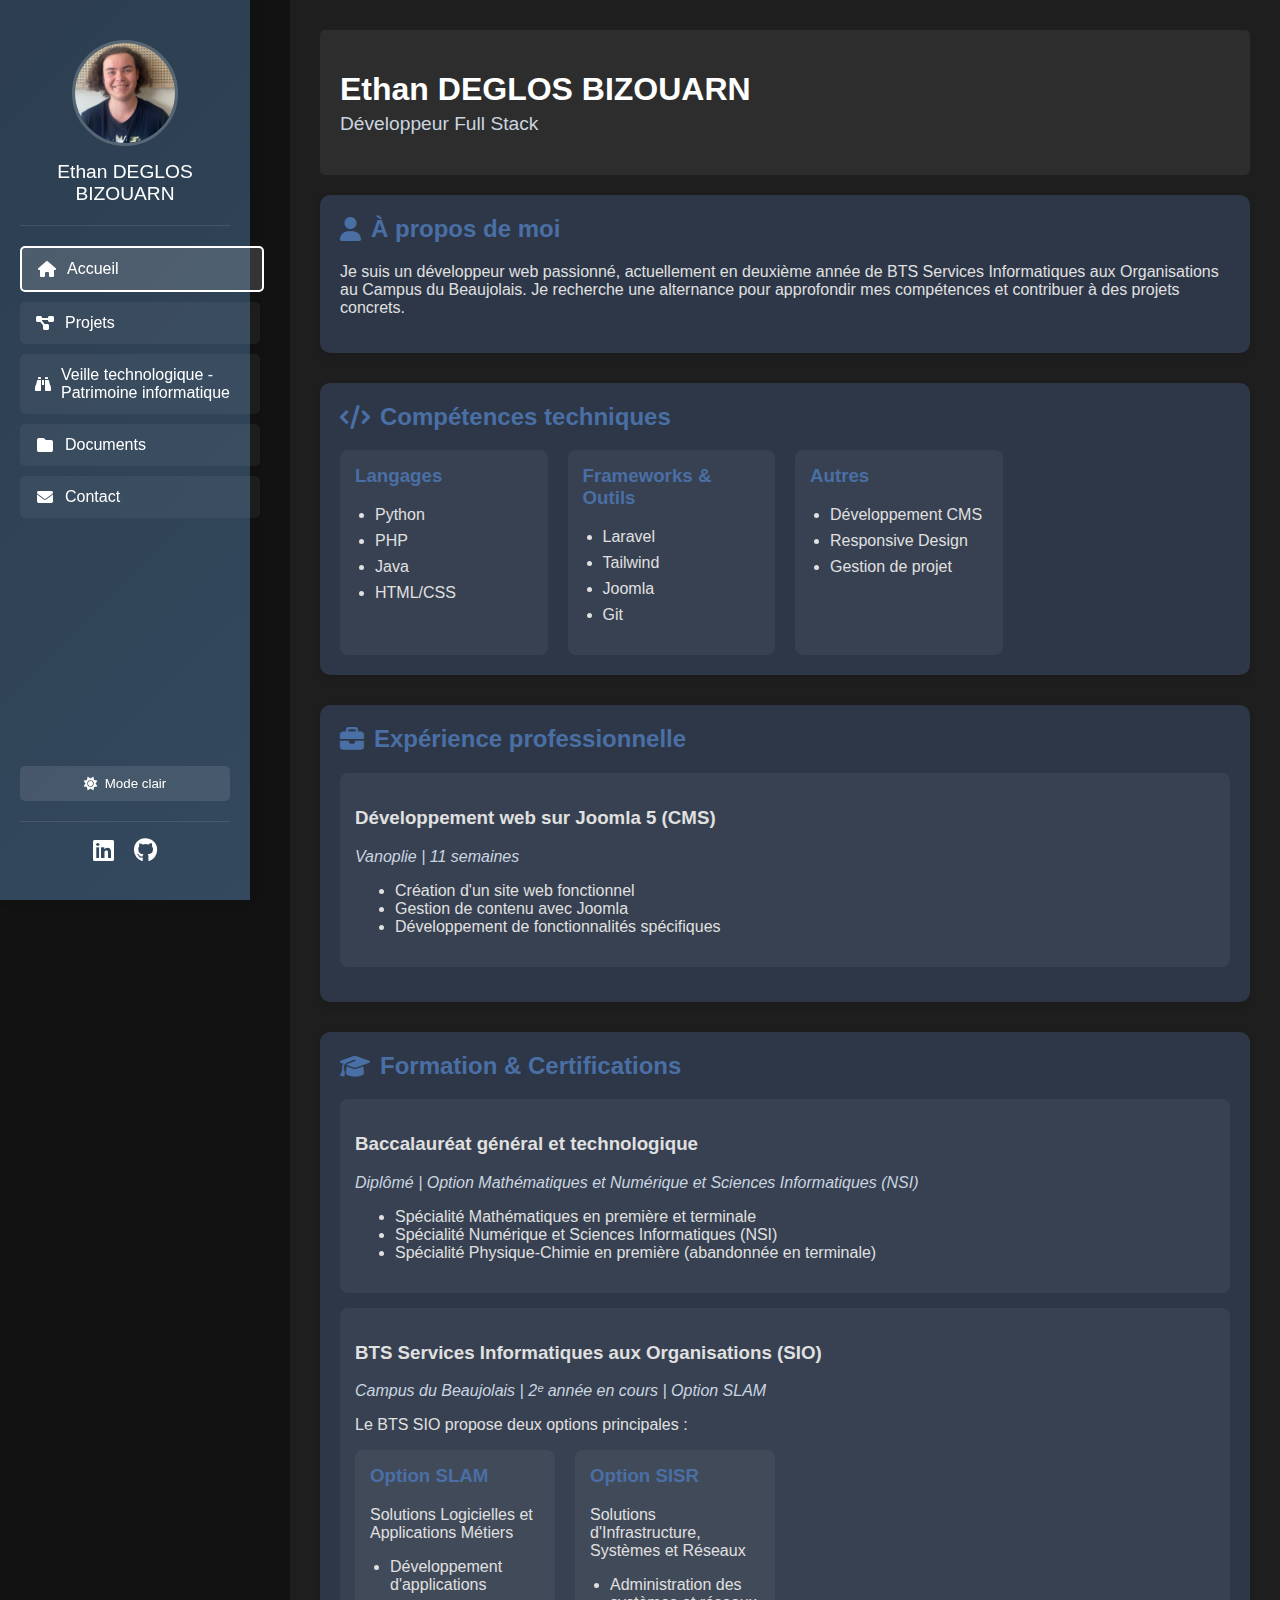
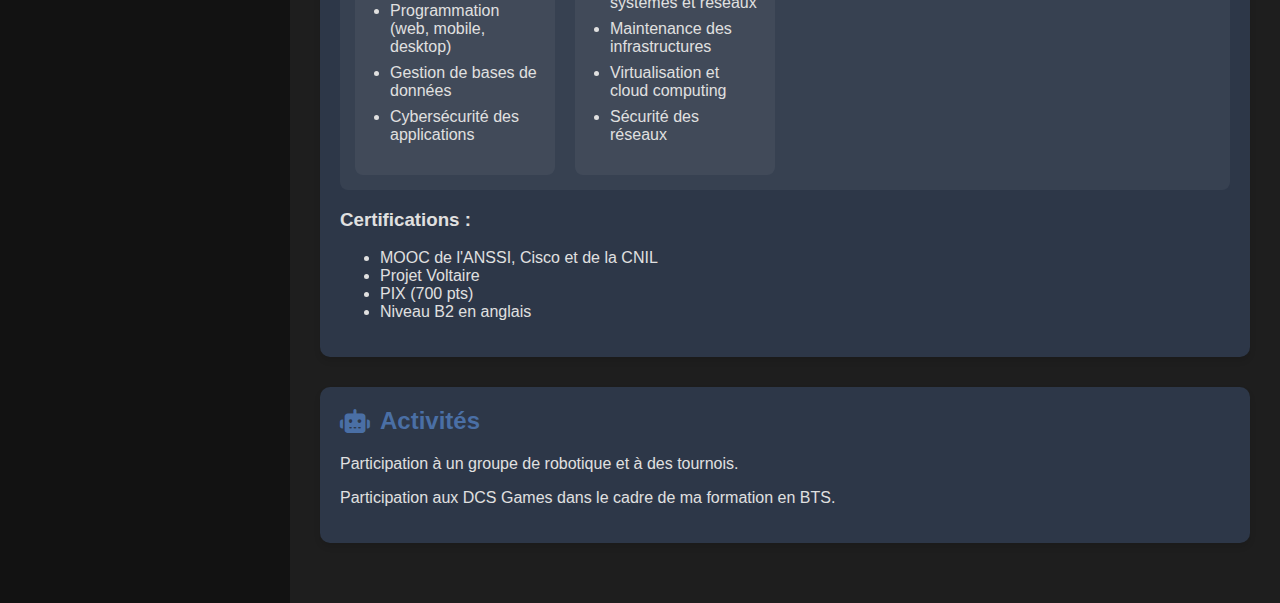
<file: index.html>
<!DOCTYPE html>
<html lang="fr">
<head>
    <meta charset="UTF-8">
    <meta name="viewport" content="width=device-width, initial-scale=1.0">
    <title>Portfolio/Accueil</title>
    <link rel="stylesheet" href="styles.css">
    <!-- Lien pour les icônes Font Awesome -->
    <link rel="stylesheet" href="https://cdnjs.cloudflare.com/ajax/libs/font-awesome/6.4.0/css/all.min.css">
</head>
<body class="dark-mode">
<div class="sidebar">
    <div class="profile-section">
        <div class="profile-image">
            <img src="images/photo_profil.png" alt="Photo de Ethan DEGLOS BIZOUARN">
        </div>
        <h1>Ethan DEGLOS BIZOUARN</h1>
    </div>

    <div class="nav-links">
        <a href="index.html" class="nav-button active-btn">
            <i class="fas fa-home"></i> Accueil
        </a>
        <a href="projets.html" class="nav-button">
            <i class="fas fa-project-diagram"></i> Projets
        </a>
        <a href="veille.html" class="nav-button">
            <i class="fas fa-binoculars"></i> Veille technologique - Patrimoine informatique
        </a>
        <a href="documents.html" class="nav-button">
            <i class="fas fa-folder"></i> Documents
        </a>
        <a href="contact.html" class="nav-button">
            <i class="fas fa-envelope"></i> Contact
        </a>
    </div>

    <div class="theme-toggle">
        <button id="themeToggle" class="theme-button">
            <i class="fas fa-sun"></i> Mode clair
        </button>
    </div>

    <div class="social-links">
        <a href="https://www.linkedin.com/in/ethan-deglos-705b12292" target="_blank" class="social-button">
            <i class="fab fa-linkedin"></i>
        </a>
        <a href="https://github.com/Sopsz?tab=repositories" target="_blank" class="social-button">
            <i class="fab fa-github"></i>
        </a>
    </div>
</div>

<div class="content">
    <div class="header">
        <h1>Ethan DEGLOS BIZOUARN</h1>
        <p>Développeur Full Stack</p>
    </div>

    <section class="about-section">
        <h2><i class="fas fa-user"></i> À propos de moi</h2>
        <p>Je suis un développeur web passionné, actuellement en deuxième année de BTS Services Informatiques aux Organisations au Campus du Beaujolais. Je recherche une alternance pour approfondir mes compétences et contribuer à des projets concrets.</p>
    </section>

    <section class="skills-section">
        <h2><i class="fas fa-code"></i> Compétences techniques</h2>
        <div class="skills-grid">
            <div class="skill-category">
                <h3>Langages</h3>
                <ul>
                    <li>Python</li>
                    <li>PHP</li>
                    <li>Java</li>
                    <li>HTML/CSS</li>
                </ul>
            </div>
            <div class="skill-category">
                <h3>Frameworks & Outils</h3>
                <ul>
                    <li>Laravel</li>
                    <li>Tailwind</li>
                    <li>Joomla</li>
                    <li>Git</li>
                </ul>
            </div>
            <div class="skill-category">
                <h3>Autres</h3>
                <ul>
                    <li>Développement CMS</li>
                    <li>Responsive Design</li>
                    <li>Gestion de projet</li>
                </ul>
            </div>
        </div>
    </section>

    <section class="experience-section">
        <h2><i class="fas fa-briefcase"></i> Expérience professionnelle</h2>
        <div class="experience-card">
            <h3>Développement web sur Joomla 5 (CMS)</h3>
            <p class="experience-details">Vanoplie | 11 semaines</p>
            <ul>
                <li>Création d'un site web fonctionnel</li>
                <li>Gestion de contenu avec Joomla</li>
                <li>Développement de fonctionnalités spécifiques</li>
            </ul>
        </div>
    </section>

    <section class="education-section">
        <h2><i class="fas fa-graduation-cap"></i> Formation & Certifications</h2>
        <div class="education-card">
            <h3>Baccalauréat général et technologique</h3>
            <p class="education-details">Diplômé | Option Mathématiques et Numérique et Sciences Informatiques (NSI)</p>
            <ul>
                <li>Spécialité Mathématiques en première et terminale</li>
                <li>Spécialité Numérique et Sciences Informatiques (NSI)</li>
                <li>Spécialité Physique-Chimie en première (abandonnée en terminale)</li>
            </ul>
        </div>
        <div class="education-card">
            <h3>BTS Services Informatiques aux Organisations (SIO)</h3>
            <p class="education-details">Campus du Beaujolais | 2ᵉ année en cours | Option SLAM</p>
            <p>Le BTS SIO propose deux options principales :</p>
            <div class="skills-grid">
                <div class="skill-category">
                    <h3>Option SLAM</h3>
                    <p>Solutions Logicielles et Applications Métiers</p>
                    <ul>
                        <li>Développement d'applications</li>
                        <li>Programmation (web, mobile, desktop)</li>
                        <li>Gestion de bases de données</li>
                        <li>Cybersécurité des applications</li>
                    </ul>
                </div>
                <div class="skill-category">
                    <h3>Option SISR</h3>
                    <p>Solutions d'Infrastructure, Systèmes et Réseaux</p>
                    <ul>
                        <li>Administration des systèmes et réseaux</li>
                        <li>Maintenance des infrastructures</li>
                        <li>Virtualisation et cloud computing</li>
                        <li>Sécurité des réseaux</li>
                    </ul>
                </div>
            </div>
        </div>
        <div class="certifications">
            <h3>Certifications :</h3>
            <ul>
                <li>MOOC de l'ANSSI, Cisco et de la CNIL</li>
                <li>Projet Voltaire</li>
                <li>PIX (700 pts)</li>
                <li>Niveau B2 en anglais</li>
            </ul>
        </div>
    </section>

    <section class="interests-section">
        <h2><i class="fas fa-robot"></i> Activités</h2>
        <p>Participation à un groupe de robotique et à des tournois.</p>
        <p>Participation aux DCS Games dans le cadre de ma formation en BTS.</p>
    </section>
</div>

<script>
    document.getElementById('themeToggle').addEventListener('click', function() {
        document.body.classList.toggle('dark-mode');
        document.body.classList.toggle('light-mode');

        const icon = this.querySelector('i');
        if (document.body.classList.contains('light-mode')) {
            this.innerHTML = '<i class="fas fa-moon"></i> Mode sombre';
        } else {
            this.innerHTML = '<i class="fas fa-sun"></i> Mode clair';
        }
    });
</script>
</body>
</html>
</file>
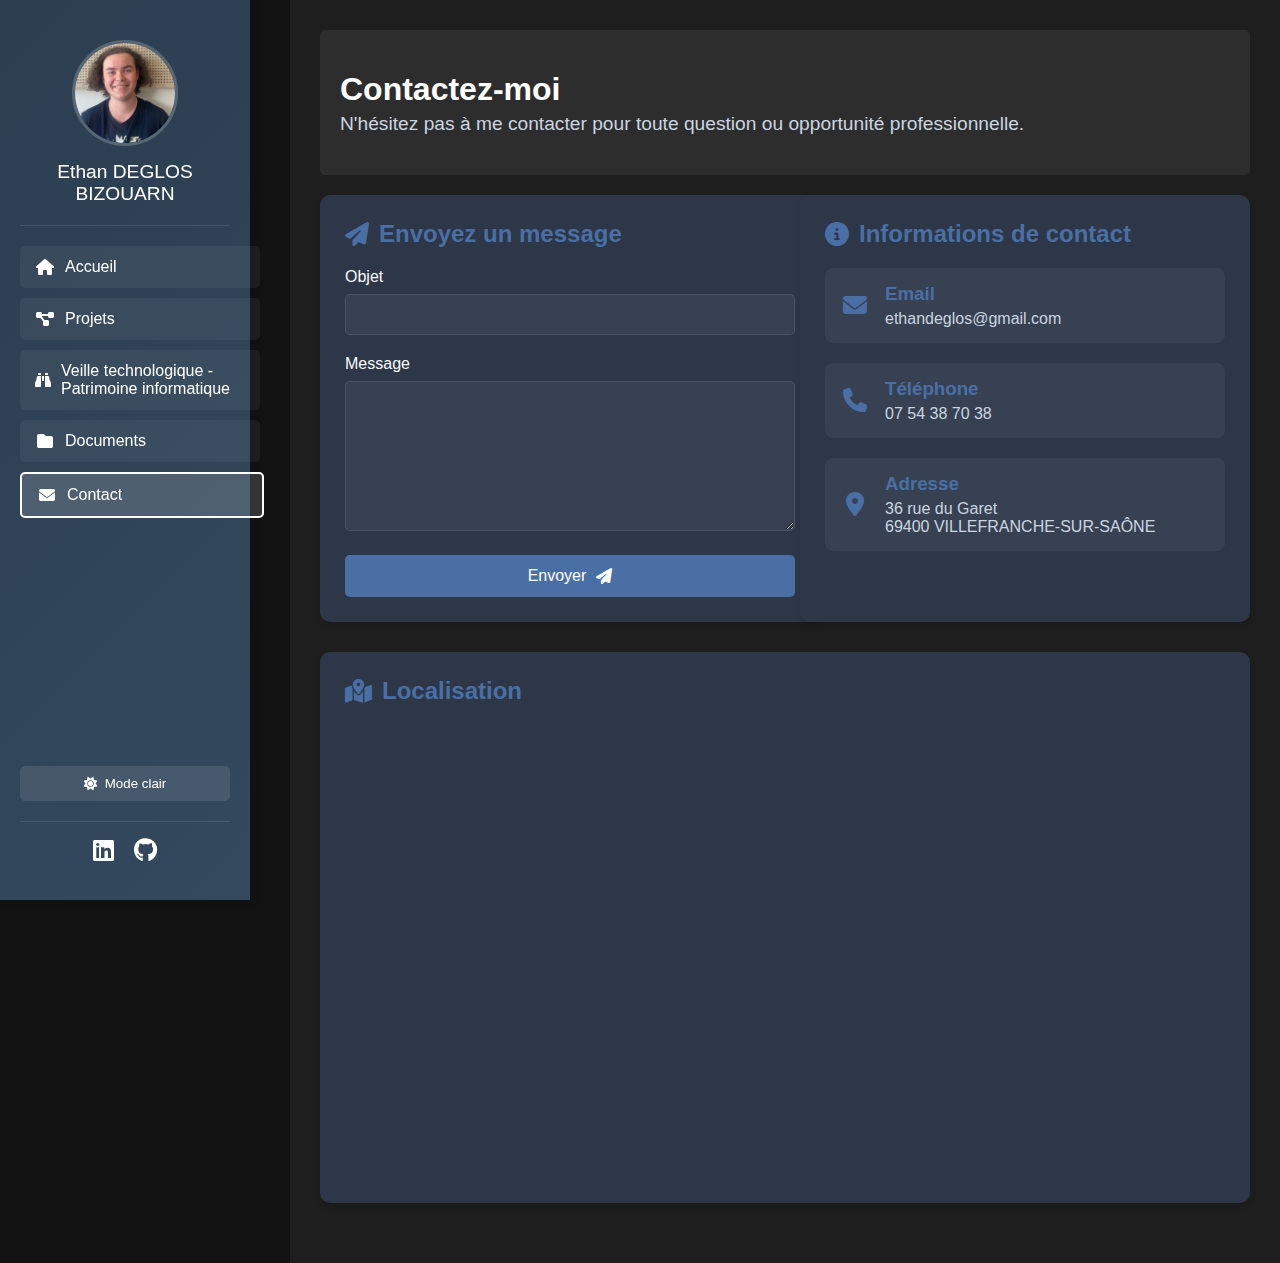
<file: contact.html>
<!DOCTYPE html>
<html lang="fr">
<head>
    <meta charset="UTF-8">
    <meta name="viewport" content="width=device-width, initial-scale=1.0">
    <title>Contact - Ethan DEGLOS BIZOUARN</title>
    <link rel="stylesheet" href="styles.css">
    <!-- Lien pour les icônes Font Awesome -->
    <link rel="stylesheet" href="https://cdnjs.cloudflare.com/ajax/libs/font-awesome/6.4.0/css/all.min.css">
</head>
<body class="dark-mode">
<div class="sidebar">
    <div class="profile-section">
        <div class="profile-image">
            <img src="images/photo_profil.png" alt="Photo de Ethan DEGLOS BIZOUARN">
        </div>
        <h1>Ethan DEGLOS BIZOUARN</h1>
    </div>

    <div class="nav-links">
        <a href="index.html" class="nav-button">
            <i class="fas fa-home"></i> Accueil
        </a>
        <a href="projets.html" class="nav-button">
            <i class="fas fa-project-diagram"></i> Projets
        </a>
        <a href="veille.html" class="nav-button">
            <i class="fas fa-binoculars"></i> Veille technologique - Patrimoine informatique
        </a>
        <a href="documents.html" class="nav-button">
            <i class="fas fa-folder"></i> Documents
        </a>
        <a href="contact.html" class="nav-button active-btn">
            <i class="fas fa-envelope"></i> Contact
        </a>
    </div>

    <div class="theme-toggle">
        <button id="themeToggle" class="theme-button">
            <i class="fas fa-sun"></i> Mode clair
        </button>
    </div>

    <div class="social-links">
        <a href="https://www.linkedin.com/in/ethan-deglos-705b12292" target="_blank" class="social-button">
            <i class="fab fa-linkedin"></i>
        </a>
        <a href="https://github.com/Sopsz?tab=repositories" target="_blank" class="social-button">
            <i class="fab fa-github"></i>
        </a>
    </div>
</div>

<div class="content">
    <div class="header">
        <h1>Contactez-moi</h1>
        <p>N'hésitez pas à me contacter pour toute question ou opportunité professionnelle.</p>
    </div>

    <div class="contact-container">
        <div class="contact-form">
            <h2><i class="fas fa-paper-plane"></i> Envoyez un message</h2>
            <form action="mailto:ethandeglos@gmail.com" method="post" enctype="text/plain">
                <div class="form-group">
                    <label for="subject">Objet</label>
                    <input type="text" id="subject" name="subject" required>
                </div>
                <div class="form-group">
                    <label for="body">Message</label>
                    <textarea id="body" name="body" rows="5" required></textarea>
                </div>
                <button type="submit" class="submit-button">Envoyer <i class="fas fa-paper-plane"></i></button>
            </form>
        </div>

        <div class="contact-info">
            <h2><i class="fas fa-info-circle"></i> Informations de contact</h2>
            <div class="info-card">
                <i class="fas fa-envelope"></i>
                <div>
                    <h3>Email</h3>
                    <p>ethandeglos@gmail.com</p>
                </div>
            </div>
            <div class="info-card">
                <i class="fas fa-phone"></i>
                <div>
                    <h3>Téléphone</h3>
                    <p>07 54 38 70 38</p>
                </div>
            </div>
            <div class="info-card">
                <i class="fas fa-map-marker-alt"></i>
                <div>
                    <h3>Adresse</h3>
                    <p>36 rue du Garet<br>69400 VILLEFRANCHE-SUR-SAÔNE</p>
                </div>
            </div>
        </div>
    </div>

    <div class="map-container">
        <h2><i class="fas fa-map-marked-alt"></i> Localisation</h2>
        <iframe src="https://www.google.com/maps/embed?pb=!1m18!1m12!1m3!1d2771.662724043267!2d4.717308911601131!3d45.99796307096713!2m3!1f0!2f0!3f0!3m2!1i1024!2i768!4f13.1!3m3!1m2!1s0x47f484df91ac288d%3A0x124f976e6721bfb!2s36%20Rue%20du%20Garet%2C%2069400%20Villefranche-sur-Sa%C3%B4ne!5e0!3m2!1sfr!2sfr!4v1743581386859!5m2!1sfr!2sfr" width="100%" height="450" style="border:0;" allowfullscreen="" loading="lazy" referrerpolicy="no-referrer-when-downgrade"></iframe>
    </div>
</div>

<script>
    document.getElementById('themeToggle').addEventListener('click', function() {
        document.body.classList.toggle('dark-mode');
        document.body.classList.toggle('light-mode');

        const icon = this.querySelector('i');
        if (document.body.classList.contains('light-mode')) {
            this.innerHTML = '<i class="fas fa-moon"></i> Mode sombre';
        } else {
            this.innerHTML = '<i class="fas fa-sun"></i> Mode clair';
        }
    });
</script>
</body>
</html>
</file>
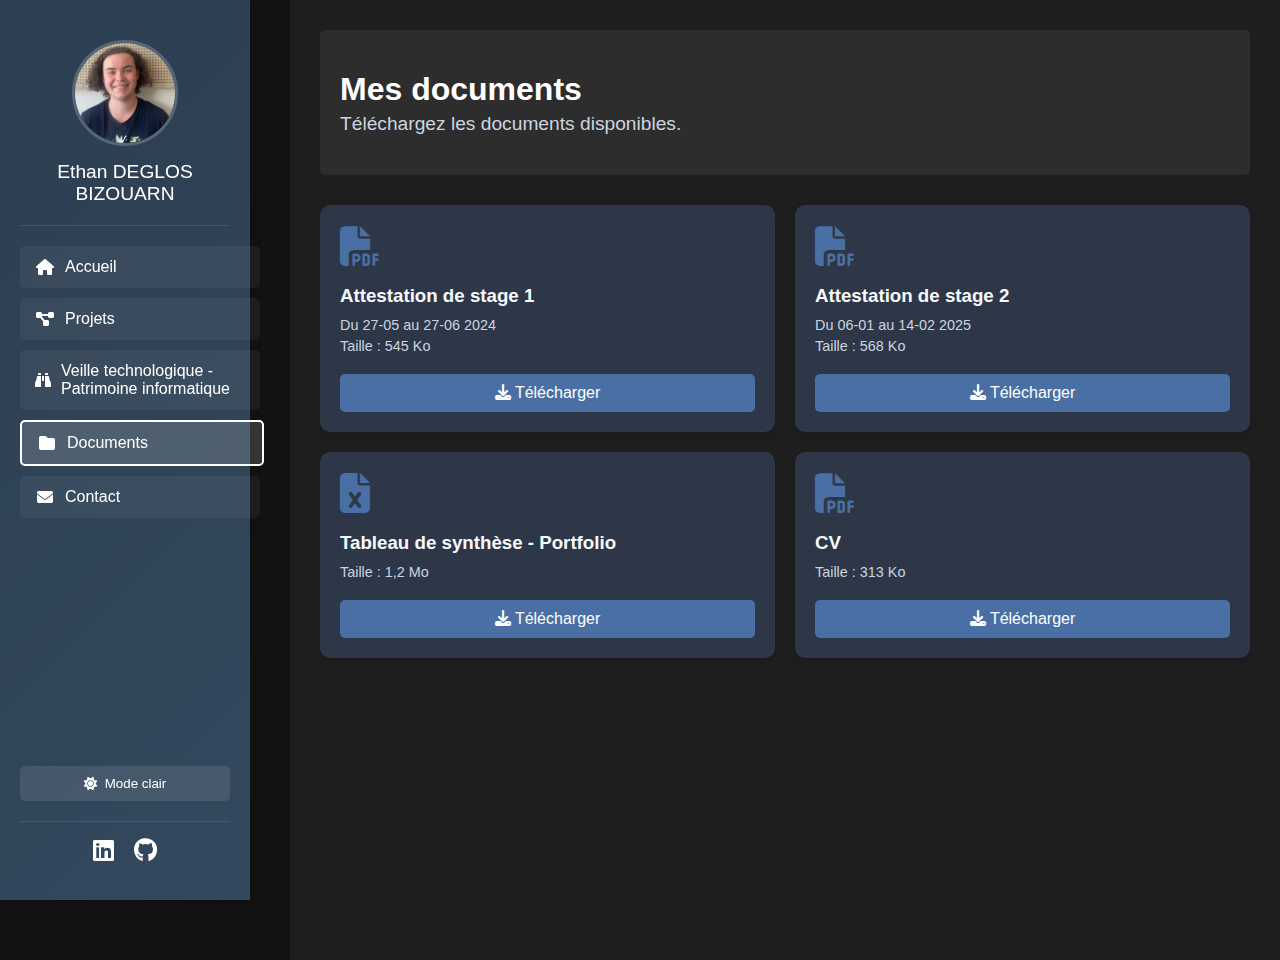
<file: documents.html>
<!DOCTYPE html>
<html lang="fr">
<head>
    <meta charset="UTF-8">
    <meta name="viewport" content="width=device-width, initial-scale=1.0">
    <title>Portfolio/Documents</title>
    <link rel="stylesheet" href="styles.css">
    <!-- Lien pour les icônes Font Awesome -->
    <link rel="stylesheet" href="https://cdnjs.cloudflare.com/ajax/libs/font-awesome/6.4.0/css/all.min.css">
    <!-- Tailwind -->
</head>
<body class="dark-mode">
<div class="sidebar">
    <div class="profile-section">
        <div class="profile-image">
            <img src="images/photo_profil.png" alt="Photo de Ethan DEGLOS BIZOUARN">
        </div>
        <h1>Ethan DEGLOS BIZOUARN</h1>
    </div>

    <div class="nav-links">
        <a href="index.html" class="nav-button">
            <i class="fas fa-home"></i> Accueil
        </a>
        <a href="projets.html" class="nav-button">
            <i class="fas fa-project-diagram"></i> Projets
        </a>
        <a href="veille.html" class="nav-button">
            <i class="fas fa-binoculars"></i> Veille technologique - Patrimoine informatique
        </a>
        <a href="documents.html" class="nav-button active-btn">
            <i class="fas fa-folder"></i> Documents
        </a>
        <a href="contact.html" class="nav-button">
            <i class="fas fa-envelope"></i> Contact
        </a>
    </div>

    <div class="theme-toggle">
        <button id="themeToggle" class="theme-button">
            <i class="fas fa-sun"></i> Mode clair
        </button>
    </div>

    <div class="social-links">
        <a href="https://www.linkedin.com/in/ethan-deglos-705b12292" target="_blank" class="social-button">
            <i class="fab fa-linkedin"></i>
        </a>
        <a href="https://github.com/Sopsz?tab=repositories" target="_blank" class="social-button">
            <i class="fab fa-github"></i>
        </a>
    </div>
</div>

<div class="content">
    <div class="header">
        <h1>Mes documents</h1>
        <p>Téléchargez les documents disponibles.</p>
    </div>

    <div class="documents-container">
        <!-- Attestation de stage 1 -->
        <div class="document-card">
            <div class="document-icon">
                <i class="fas fa-file-pdf"></i>
            </div>
            <div class="document-info">
                <h3>Attestation de stage 1</h3>
                <p>Du 27-05 au 27-06 2024</p>
                <p>Taille : 545 Ko</p>
            </div>
            <a href="documents/Attestation de stage Ethan 27-05 28-06.pdf" download class="download-button">
                <i class="fas fa-download"></i> Télécharger
            </a>
        </div>

        <!-- Attestation de stage 2 -->
        <div class="document-card">
            <div class="document-icon">
                <i class="fas fa-file-pdf"></i>
            </div>
            <div class="document-info">
                <h3>Attestation de stage 2</h3>
                <p>Du 06-01 au 14-02 2025</p>
                <p>Taille : 568 Ko</p>
            </div>
            <a href="documents/Attestation de stage Ethan 06-01 14-02.pdf" download class="download-button">
                <i class="fas fa-download"></i> Télécharger
            </a>
        </div>

        <!-- Tableau de synthèse -->
        <div class="document-card">
            <div class="document-icon">
                <i class="fas fa-file-excel"></i>
            </div>
            <div class="document-info">
                <h3>Tableau de synthèse - Portfolio</h3>
                <p>Taille : 1,2 Mo</p>
            </div>
            <a href="documents/Ethan-Deglos-BIzouarn-Tableau-de-synthèse-E4.xlsx" download class="download-button">
                <i class="fas fa-download"></i> Télécharger
            </a>
        </div>

        <!-- CV -->
        <div class="document-card">
            <div class="document-icon">
                <i class="fas fa-file-pdf"></i>
            </div>
            <div class="document-info">
                <h3>CV</h3>
                <p>Taille : 313 Ko</p>
            </div>
            <a href="documents/Ethan Deglos CV Développeur web.pdf" download class="download-button">
                <i class="fas fa-download"></i> Télécharger
            </a>
        </div>
    </div>
</div>

<script>
    document.getElementById('themeToggle').addEventListener('click', function() {
        document.body.classList.toggle('dark-mode');
        document.body.classList.toggle('light-mode');

        // Mettre à jour le texte et l'icône du bouton
        const icon = this.querySelector('i');
        if (document.body.classList.contains('light-mode')) {
            this.innerHTML = '<i class="fas fa-moon"></i> Mode sombre';
        } else {
            this.innerHTML = '<i class="fas fa-sun"></i> Mode clair';
        }
    });
</script>
</body>
</html>
</file>
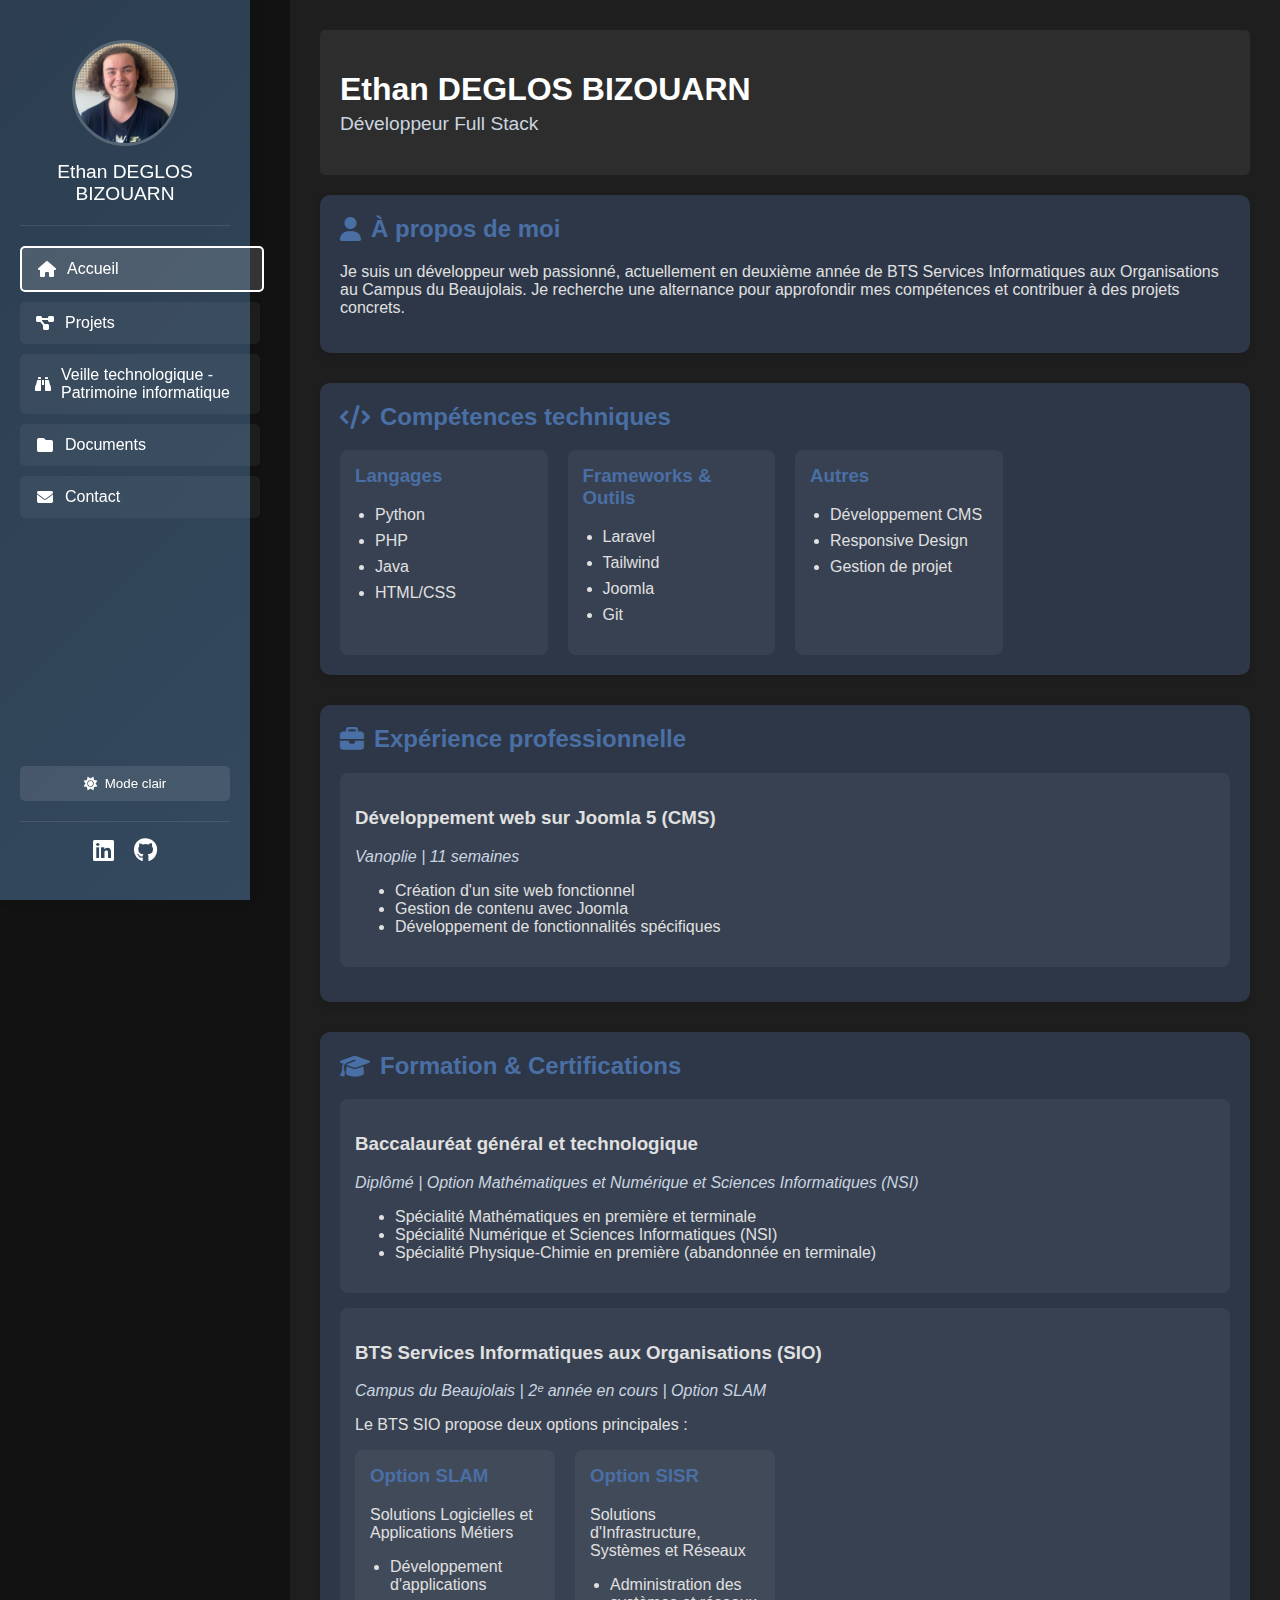
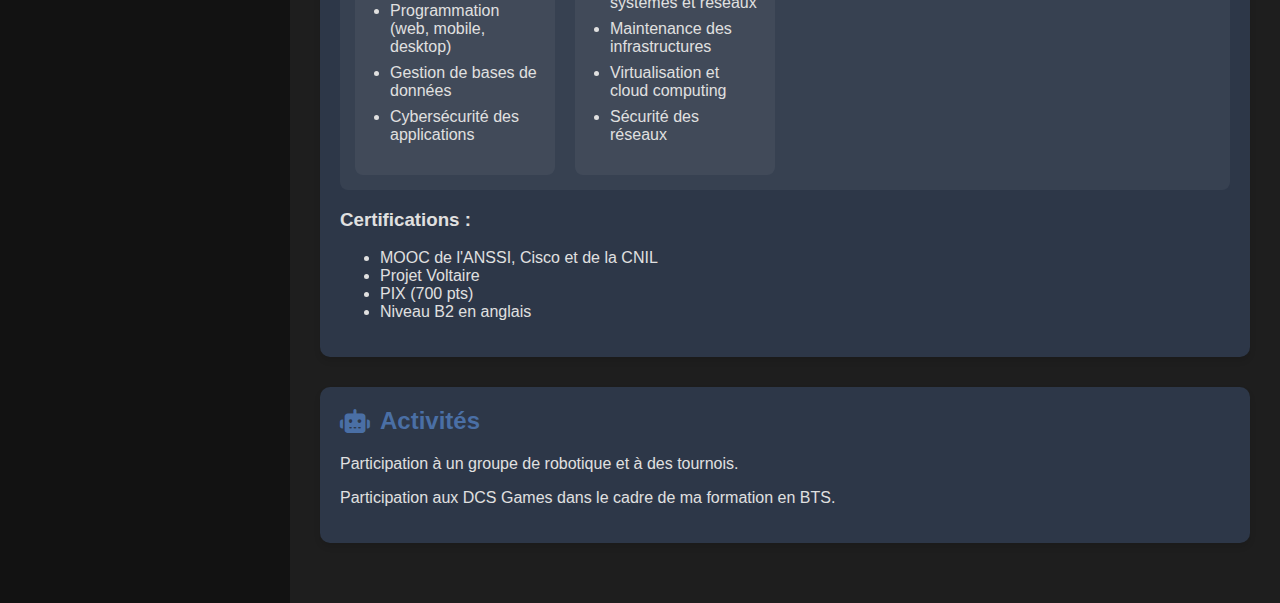
<file: main.html>
<!DOCTYPE html>
<html lang="fr">
<head>
    <meta charset="UTF-8">
    <meta name="viewport" content="width=device-width, initial-scale=1.0">
    <title>Portfolio/Accueil</title>
    <link rel="stylesheet" href="styles.css">
    <!-- Lien pour les icônes Font Awesome -->
    <link rel="stylesheet" href="https://cdnjs.cloudflare.com/ajax/libs/font-awesome/6.4.0/css/all.min.css">
</head>
<body class="dark-mode">
<div class="sidebar">
    <div class="profile-section">
        <div class="profile-image">
            <img src="images/photo_profil.png" alt="Photo de Ethan DEGLOS BIZOUARN">
        </div>
        <h1>Ethan DEGLOS BIZOUARN</h1>
    </div>

    <div class="nav-links">
        <a href="main.html" class="nav-button active-btn">
            <i class="fas fa-home"></i> Accueil
        </a>
        <a href="projets.html" class="nav-button">
            <i class="fas fa-project-diagram"></i> Projets
        </a>
        <a href="veille.html" class="nav-button">
            <i class="fas fa-binoculars"></i> Veille technologique - Patrimoine informatique
        </a>
        <a href="documents.html" class="nav-button">
            <i class="fas fa-folder"></i> Documents
        </a>
        <a href="contact.html" class="nav-button">
            <i class="fas fa-envelope"></i> Contact
        </a>
    </div>

    <div class="theme-toggle">
        <button id="themeToggle" class="theme-button">
            <i class="fas fa-sun"></i> Mode clair
        </button>
    </div>

    <div class="social-links">
        <a href="https://www.linkedin.com/in/ethan-deglos-705b12292" target="_blank" class="social-button">
            <i class="fab fa-linkedin"></i>
        </a>
        <a href="https://github.com/Sopsz?tab=repositories" target="_blank" class="social-button">
            <i class="fab fa-github"></i>
        </a>
    </div>
</div>

<div class="content">
    <div class="header">
        <h1>Ethan DEGLOS BIZOUARN</h1>
        <p>Développeur Full Stack</p>
    </div>

    <section class="about-section">
        <h2><i class="fas fa-user"></i> À propos de moi</h2>
        <p>Je suis un développeur web passionné, actuellement en deuxième année de BTS Services Informatiques aux Organisations au Campus du Beaujolais. Je recherche une alternance pour approfondir mes compétences et contribuer à des projets concrets.</p>
    </section>

    <section class="skills-section">
        <h2><i class="fas fa-code"></i> Compétences techniques</h2>
        <div class="skills-grid">
            <div class="skill-category">
                <h3>Langages</h3>
                <ul>
                    <li>Python</li>
                    <li>PHP</li>
                    <li>Java</li>
                    <li>HTML/CSS</li>
                </ul>
            </div>
            <div class="skill-category">
                <h3>Frameworks & Outils</h3>
                <ul>
                    <li>Laravel</li>
                    <li>Tailwind</li>
                    <li>Joomla</li>
                    <li>Git</li>
                </ul>
            </div>
            <div class="skill-category">
                <h3>Autres</h3>
                <ul>
                    <li>Développement CMS</li>
                    <li>Responsive Design</li>
                    <li>Gestion de projet</li>
                </ul>
            </div>
        </div>
    </section>

    <section class="experience-section">
        <h2><i class="fas fa-briefcase"></i> Expérience professionnelle</h2>
        <div class="experience-card">
            <h3>Développement web sur Joomla 5 (CMS)</h3>
            <p class="experience-details">Vanoplie | 11 semaines</p>
            <ul>
                <li>Création d'un site web fonctionnel</li>
                <li>Gestion de contenu avec Joomla</li>
                <li>Développement de fonctionnalités spécifiques</li>
            </ul>
        </div>
    </section>

    <section class="education-section">
        <h2><i class="fas fa-graduation-cap"></i> Formation & Certifications</h2>
        <div class="education-card">
            <h3>Baccalauréat général et technologique</h3>
            <p class="education-details">Diplômé | Option Mathématiques et Numérique et Sciences Informatiques (NSI)</p>
            <ul>
                <li>Spécialité Mathématiques en première et terminale</li>
                <li>Spécialité Numérique et Sciences Informatiques (NSI)</li>
                <li>Spécialité Physique-Chimie en première (abandonnée en terminale)</li>
            </ul>
        </div>
        <div class="education-card">
            <h3>BTS Services Informatiques aux Organisations (SIO)</h3>
            <p class="education-details">Campus du Beaujolais | 2ᵉ année en cours | Option SLAM</p>
            <p>Le BTS SIO propose deux options principales :</p>
            <div class="skills-grid">
                <div class="skill-category">
                    <h3>Option SLAM</h3>
                    <p>Solutions Logicielles et Applications Métiers</p>
                    <ul>
                        <li>Développement d'applications</li>
                        <li>Programmation (web, mobile, desktop)</li>
                        <li>Gestion de bases de données</li>
                        <li>Cybersécurité des applications</li>
                    </ul>
                </div>
                <div class="skill-category">
                    <h3>Option SISR</h3>
                    <p>Solutions d'Infrastructure, Systèmes et Réseaux</p>
                    <ul>
                        <li>Administration des systèmes et réseaux</li>
                        <li>Maintenance des infrastructures</li>
                        <li>Virtualisation et cloud computing</li>
                        <li>Sécurité des réseaux</li>
                    </ul>
                </div>
            </div>
        </div>
        <div class="certifications">
            <h3>Certifications :</h3>
            <ul>
                <li>MOOC de l'ANSSI, Cisco et de la CNIL</li>
                <li>Projet Voltaire</li>
                <li>PIX (700 pts)</li>
                <li>Niveau B2 en anglais</li>
            </ul>
        </div>
    </section>

    <section class="interests-section">
        <h2><i class="fas fa-robot"></i> Activités</h2>
        <p>Participation à un groupe de robotique et à des tournois.</p>
        <p>Participation aux DCS Games dans le cadre de ma formation en BTS.</p>
    </section>
</div>

<script>
    document.getElementById('themeToggle').addEventListener('click', function() {
        document.body.classList.toggle('dark-mode');
        document.body.classList.toggle('light-mode');

        const icon = this.querySelector('i');
        if (document.body.classList.contains('light-mode')) {
            this.innerHTML = '<i class="fas fa-moon"></i> Mode sombre';
        } else {
            this.innerHTML = '<i class="fas fa-sun"></i> Mode clair';
        }
    });
</script>
</body>
</html>
</file>
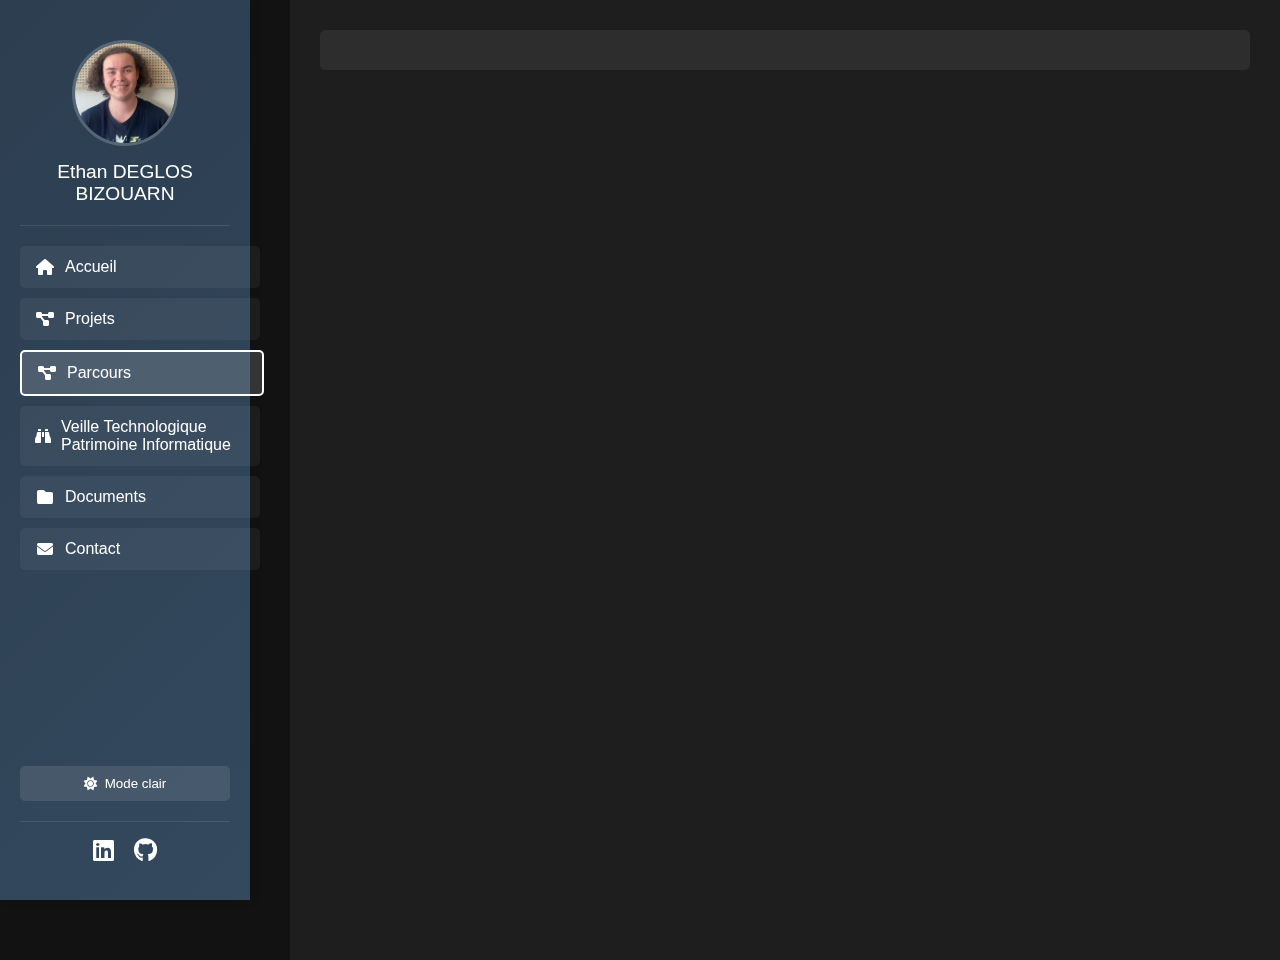
<file: parcours.html>
<!DOCTYPE html>
<html lang="fr">
<head>
    <meta charset="UTF-8">
    <meta name="viewport" content="width=device-width, initial-scale=1.0">
    <title>Portfolio/Documents</title>
    <link rel="stylesheet" href="styles.css">
    <!-- Lien pour les icônes Font Awesome -->
    <link rel="stylesheet" href="https://cdnjs.cloudflare.com/ajax/libs/font-awesome/6.4.0/css/all.min.css">
    <!-- Tailwind -->
</head>
<body class="dark-mode">
<div class="sidebar">
    <div class="profile-section">
        <div class="profile-image">
            <img src="images/photo_profil.png" alt="Photo de Ethan DEGLOS BIZOUARN">
        </div>
        <h1>Ethan DEGLOS BIZOUARN</h1>
    </div>

    <div class="nav-links">
        <a href="index.html" class="nav-button">
            <i class="fas fa-home"></i> Accueil
        </a>
        <a href="projets.html" class="nav-button">
            <i class="fas fa-project-diagram"></i> Projets
        </a>
        <a href="parcours.html" class="nav-button active-btn">
            <i class="fas fa-project-diagram"></i> Parcours
        </a>
        <a href="veille.html" class="nav-button">
            <i class="fas fa-binoculars"></i> Veille Technologique Patrimoine Informatique
        </a>
        <a href="documents.html" class="nav-button">
            <i class="fas fa-folder"></i> Documents
        </a>
        <a href="contact.html" class="nav-button">
            <i class="fas fa-envelope"></i> Contact
        </a>
    </div>

    <div class="theme-toggle">
        <button id="themeToggle" class="theme-button">
            <i class="fas fa-sun"></i> Mode clair
        </button>
    </div>

    <div class="social-links">
        <a href="https://www.linkedin.com/in/ethan-deglos-705b12292" target="_blank" class="social-button">
            <i class="fab fa-linkedin"></i>
        </a>
        <a href="https://github.com/Sopsz?tab=repositories" target="_blank" class="social-button">
            <i class="fab fa-github"></i>
        </a>
    </div>
</div>

<div class="content">
    <div class="header">

    </div>
</div>

<script>
    document.getElementById('themeToggle').addEventListener('click', function() {
        document.body.classList.toggle('dark-mode');
        document.body.classList.toggle('light-mode');

        // Mettre à jour le texte et l'icône du bouton
        const icon = this.querySelector('i');
        if (document.body.classList.contains('light-mode')) {
            this.innerHTML = '<i class="fas fa-moon"></i> Mode sombre';
        } else {
            this.innerHTML = '<i class="fas fa-sun"></i> Mode clair';
        }
    });
</script>
</body>
</html>
</file>
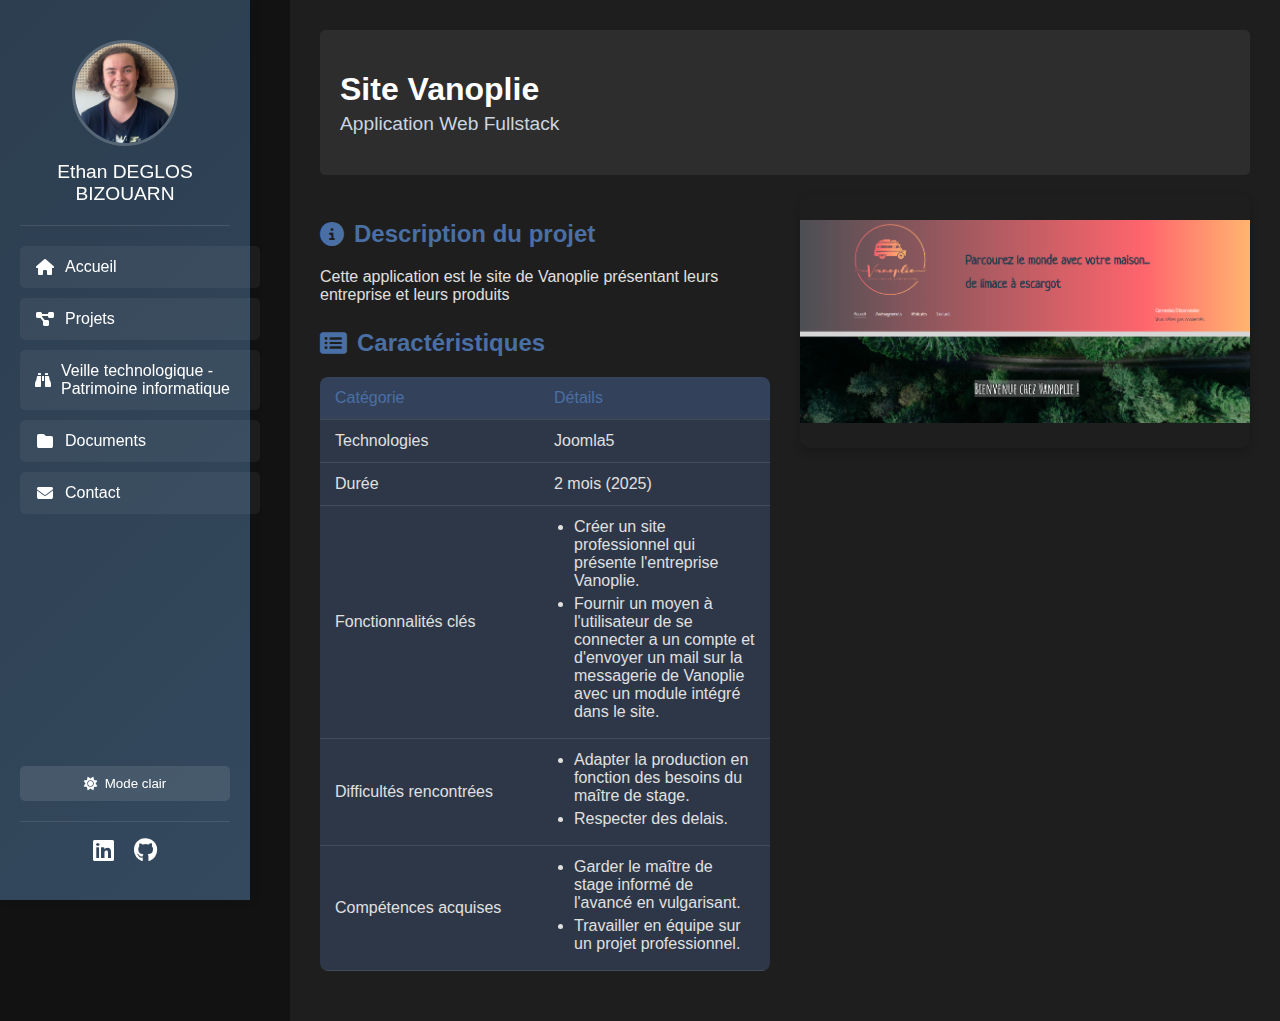
<file: projet_joomla.html>
<!DOCTYPE html>
<html lang="fr">
<head>
    <meta charset="UTF-8">
    <meta name="viewport" content="width=device-width, initial-scale=1.0">
    <title>Détails du Projet | Portfolio</title>
    <link rel="stylesheet" href="styles.css">
    <link rel="stylesheet" href="https://cdnjs.cloudflare.com/ajax/libs/font-awesome/6.4.0/css/all.min.css">
</head>
<body class="dark-mode">
<div class="sidebar">
    <div class="profile-section">
        <div class="profile-image">
            <img src="images/photo_profil.png" alt="Photo de Ethan DEGLOS BIZOUARN">
        </div>
        <h1>Ethan DEGLOS BIZOUARN</h1>
    </div>

    <div class="nav-links">
        <a href="index.html" class="nav-button">
            <i class="fas fa-home"></i> Accueil
        </a>
        <a href="projets.html" class="nav-button">
            <i class="fas fa-project-diagram"></i> Projets
        </a>
        <a href="veille.html" class="nav-button">
            <i class="fas fa-binoculars"></i> Veille technologique - Patrimoine informatique
        </a>
        <a href="documents.html" class="nav-button">
            <i class="fas fa-folder"></i> Documents
        </a>
        <a href="contact.html" class="nav-button">
            <i class="fas fa-envelope"></i> Contact
        </a>
    </div>

    <div class="theme-toggle">
        <button id="themeToggle" class="theme-button">
            <i class="fas fa-sun"></i> Mode clair
        </button>
    </div>

    <div class="social-links">
        <a href="https://www.linkedin.com/in/ethan-deglos-705b12292" target="_blank" class="social-button">
            <i class="fab fa-linkedin"></i>
        </a>
        <a href="https://github.com/Sopsz?tab=repositories" target="_blank" class="social-button">
            <i class="fab fa-github"></i>
        </a>
    </div>
</div>

<div class="content">
    <div class="header">
        <h1>Site Vanoplie</h1>
        <p>Application Web Fullstack</p>
    </div>

    <div class="project-detail-container">
        <div class="project-info-section">
            <h2><i class="fas fa-info-circle"></i> Description du projet</h2>
            <p> Cette application est le site de Vanoplie présentant leurs entreprise et leurs produits </p>

            <h2><i class="fas fa-list-alt"></i> Caractéristiques</h2>
            <div class="features-table-container">
                <table class="features-table">
                    <tr>
                        <th>Catégorie</th>
                        <th>Détails</th>
                    </tr>
                    <tr>
                        <td>Technologies</td>
                        <td> Joomla5</td>
                    </tr>
                    <tr>
                        <td>Durée</td>
                        <td>2 mois (2025)</td>
                    </tr>
                    <tr>
                        <td>Fonctionnalités clés</td>
                        <td>
                            <ul>
                                <li> Créer un site professionnel qui présente l'entreprise Vanoplie. </li>
                                <li> Fournir un moyen à l'utilisateur de se connecter a un compte et d'envoyer un mail sur la messagerie de Vanoplie avec un module intégré dans le site. </li>
                            </ul>
                        </td>
                    </tr>
                    <tr>
                        <td>Difficultés rencontrées</td>
                        <td>
                            <ul>
                                <li> Adapter la production en fonction des besoins du maître de stage. </li>
                                <li> Respecter des delais.</li>
                            </ul>
                        </td>
                    </tr>
                    <tr>
                        <td>Compétences acquises</td>
                        <td>
                            <ul>
                                <li> Garder le maître de stage informé de l'avancé en vulgarisant. </li>
                                <li> Travailler en équipe sur un projet professionnel. </li>
                            </ul>
                        </td>
                    </tr>
                </table>
            </div>
        </div>
        <div class="project-image-section">
            <img src="images/vanoplie.png" alt="Capture d'écran de l'application" class="project-main-image">
        </div>
    </div>
</div>

<script>
    document.getElementById('themeToggle').addEventListener('click', function() {
        document.body.classList.toggle('dark-mode');
        document.body.classList.toggle('light-mode');

        const icon = this.querySelector('i');
        if (document.body.classList.contains('light-mode')) {
            this.innerHTML = '<i class="fas fa-moon"></i> Mode sombre';
        } else {
            this.innerHTML = '<i class="fas fa-sun"></i> Mode clair';
        }
    });
</script>
</body>
</html>
</file>
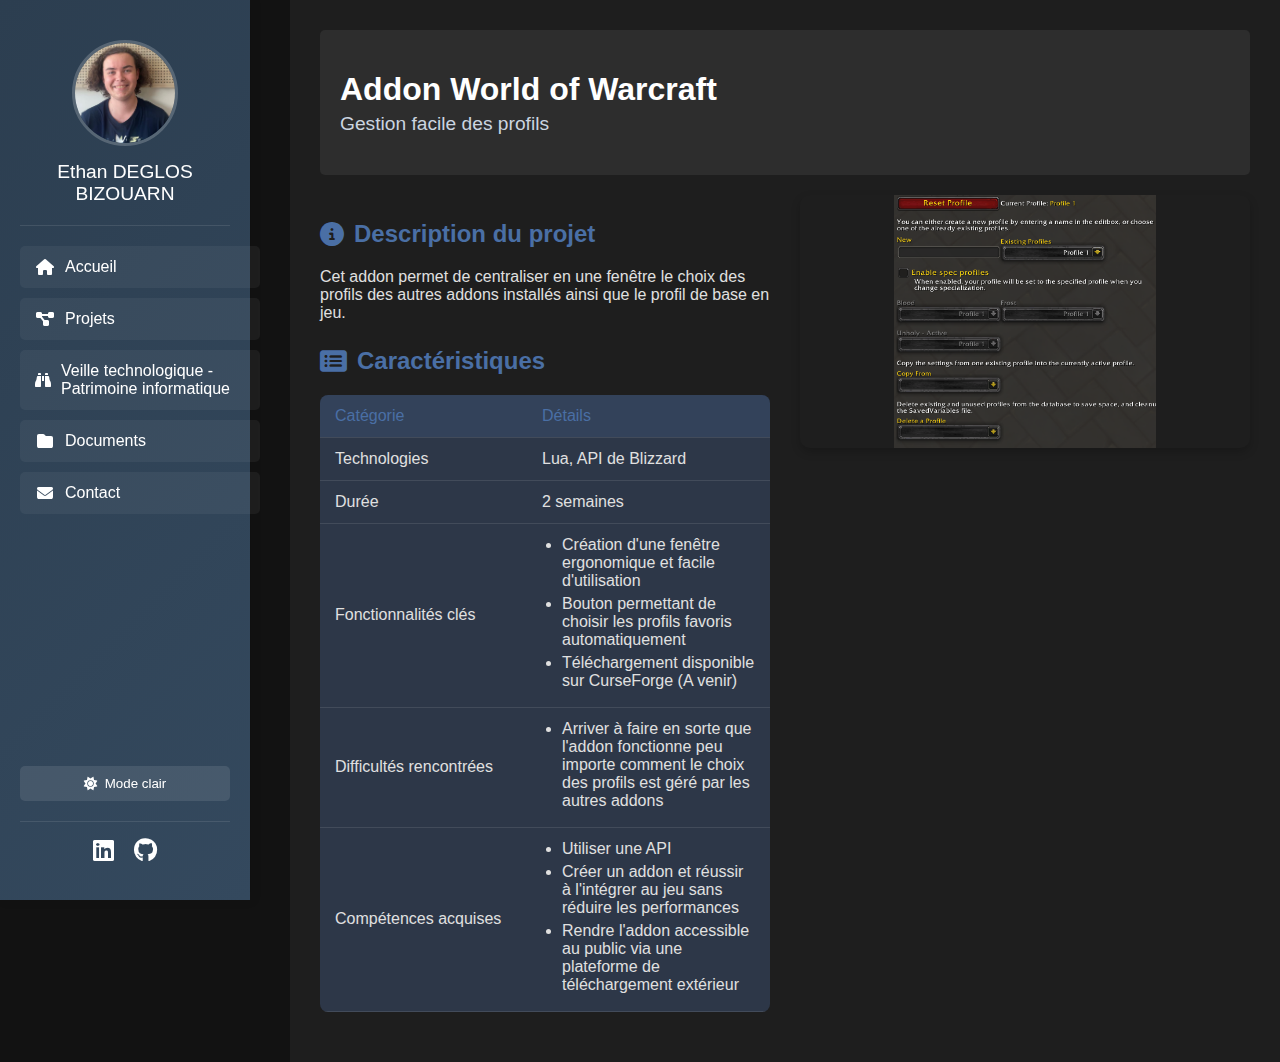
<file: projet_lua.html>
<!DOCTYPE html>
<html lang="fr">
<head>
    <meta charset="UTF-8">
    <meta name="viewport" content="width=device-width, initial-scale=1.0">
    <title>Détails du Projet | Portfolio</title>
    <link rel="stylesheet" href="styles.css">
    <link rel="stylesheet" href="https://cdnjs.cloudflare.com/ajax/libs/font-awesome/6.4.0/css/all.min.css">
</head>
<body class="dark-mode">
<div class="sidebar">
    <div class="profile-section">
        <div class="profile-image">
            <img src="images/photo_profil.png" alt="Photo de Ethan DEGLOS BIZOUARN">
        </div>
        <h1>Ethan DEGLOS BIZOUARN</h1>
    </div>

    <div class="nav-links">
        <a href="index.html" class="nav-button">
            <i class="fas fa-home"></i> Accueil
        </a>
        <a href="projets.html" class="nav-button">
            <i class="fas fa-project-diagram"></i> Projets
        </a>
        <a href="veille.html" class="nav-button">
            <i class="fas fa-binoculars"></i> Veille technologique - Patrimoine informatique
        </a>
        <a href="documents.html" class="nav-button">
            <i class="fas fa-folder"></i> Documents
        </a>
        <a href="contact.html" class="nav-button">
            <i class="fas fa-envelope"></i> Contact
        </a>
    </div>

    <div class="theme-toggle">
        <button id="themeToggle" class="theme-button">
            <i class="fas fa-sun"></i> Mode clair
        </button>
    </div>

    <div class="social-links">
        <a href="https://www.linkedin.com/in/ethan-deglos-705b12292" target="_blank" class="social-button">
            <i class="fab fa-linkedin"></i>
        </a>
        <a href="https://github.com/Sopsz?tab=repositories" target="_blank" class="social-button">
            <i class="fab fa-github"></i>
        </a>
    </div>
</div>

<div class="content">
    <div class="header">
        <h1>Addon World of Warcraft</h1>
        <p>Gestion facile des profils</p>
    </div>

    <div class="project-detail-container">
        <div class="project-info-section">
            <h2><i class="fas fa-info-circle"></i> Description du projet</h2>
            <p>Cet addon permet de centraliser en une fenêtre le choix des profils des autres addons installés ainsi que le profil de base en jeu.</p>

            <h2><i class="fas fa-list-alt"></i> Caractéristiques</h2>
            <div class="features-table-container">
                <table class="features-table">
                    <tr>
                        <th>Catégorie</th>
                        <th>Détails</th>
                    </tr>
                    <tr>
                        <td>Technologies</td>
                        <td>Lua, API de Blizzard</td>
                    </tr>
                    <tr>
                        <td>Durée</td>
                        <td>2 semaines</td>
                    </tr>
                    <tr>
                        <td>Fonctionnalités clés</td>
                        <td>
                            <ul>
                                <li>Création d'une fenêtre ergonomique et facile d'utilisation</li>
                                <li>Bouton permettant de choisir les profils favoris automatiquement</li>
                                <li>Téléchargement disponible sur CurseForge (A venir)</li>
                            </ul>
                        </td>
                    </tr>
                    <tr>
                        <td>Difficultés rencontrées</td>
                        <td>
                            <ul>
                                <li>Arriver à faire en sorte que l'addon fonctionne peu importe comment le choix des profils est géré par les autres addons</li>
                            </ul>
                        </td>
                    </tr>
                    <tr>
                        <td>Compétences acquises</td>
                        <td>
                            <ul>
                                <li>Utiliser une API</li>
                                <li>Créer un addon et réussir à l'intégrer au jeu sans réduire les performances</li>
                                <li>Rendre l'addon accessible au public via une plateforme de téléchargement extérieur</li>
                            </ul>
                        </td>
                    </tr>
                </table>
            </div>
        </div>
        <div class="project-image-section">
            <img src="images/addon.png" alt="Capture d'écran de l'application" class="project-main-image">
        </div>
    </div>
</div>

<script>
    document.getElementById('themeToggle').addEventListener('click', function() {
        document.body.classList.toggle('dark-mode');
        document.body.classList.toggle('light-mode');

        const icon = this.querySelector('i');
        if (document.body.classList.contains('light-mode')) {
            this.innerHTML = '<i class="fas fa-moon"></i> Mode sombre';
        } else {
            this.innerHTML = '<i class="fas fa-sun"></i> Mode clair';
        }
    });
</script>
</body>
</html>
</file>
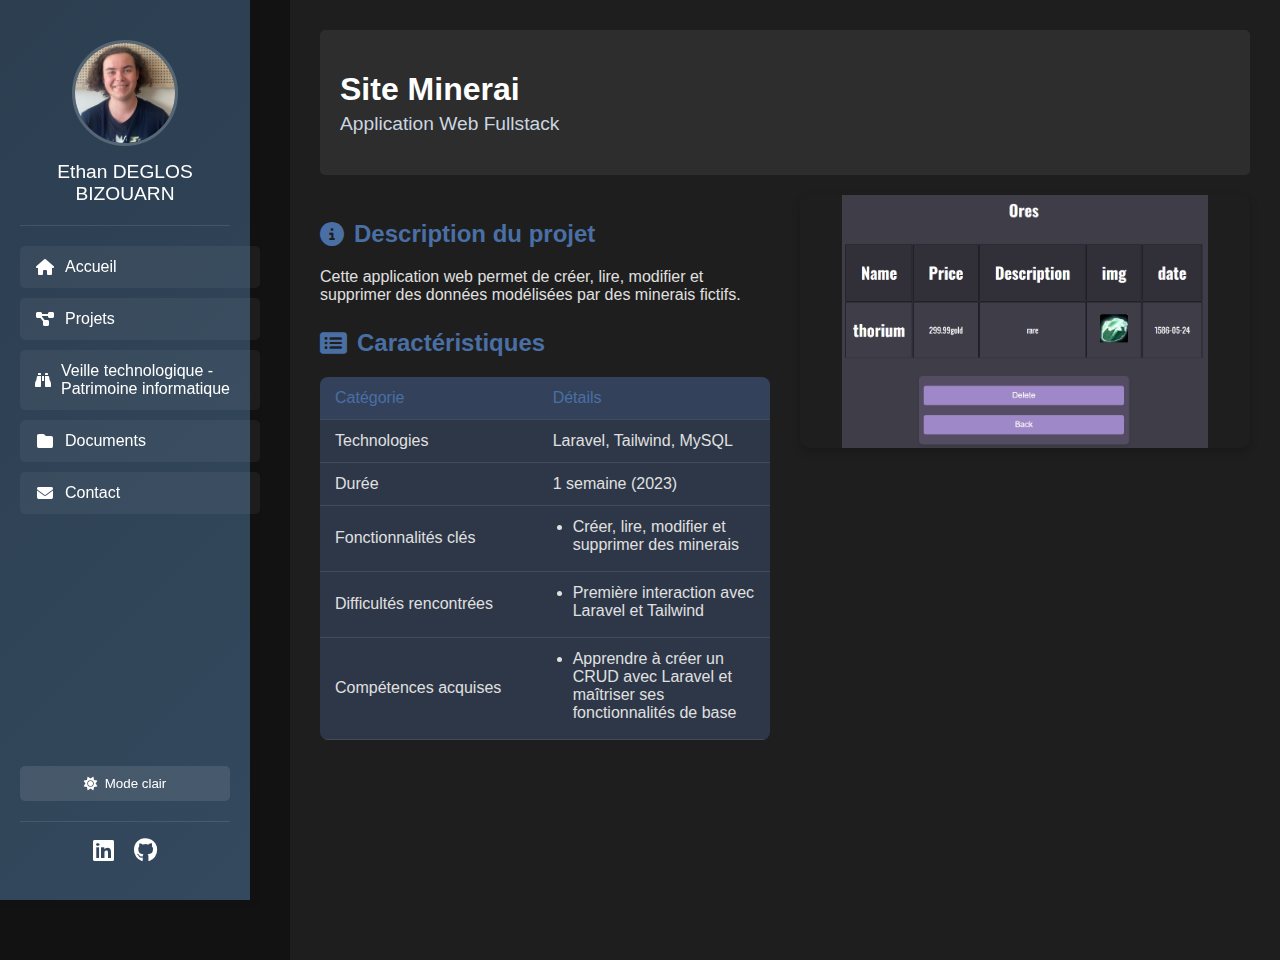
<file: projet_minerai.html>
<!DOCTYPE html>
<html lang="fr">
<head>
    <meta charset="UTF-8">
    <meta name="viewport" content="width=device-width, initial-scale=1.0">
    <title>Détails du Projet | Portfolio</title>
    <link rel="stylesheet" href="styles.css">
    <link rel="stylesheet" href="https://cdnjs.cloudflare.com/ajax/libs/font-awesome/6.4.0/css/all.min.css">
</head>
<body class="dark-mode">
<div class="sidebar">
    <div class="profile-section">
        <div class="profile-image">
            <img src="images/photo_profil.png" alt="Photo de Ethan DEGLOS BIZOUARN">
        </div>
        <h1>Ethan DEGLOS BIZOUARN</h1>
    </div>

    <div class="nav-links">
        <a href="index.html" class="nav-button">
            <i class="fas fa-home"></i> Accueil
        </a>
        <a href="projets.html" class="nav-button">
            <i class="fas fa-project-diagram"></i> Projets
        </a>
        <a href="veille.html" class="nav-button">
            <i class="fas fa-binoculars"></i> Veille technologique - Patrimoine informatique
        </a>
        <a href="documents.html" class="nav-button">
            <i class="fas fa-folder"></i> Documents
        </a>
        <a href="contact.html" class="nav-button">
            <i class="fas fa-envelope"></i> Contact
        </a>
    </div>

    <div class="theme-toggle">
        <button id="themeToggle" class="theme-button">
            <i class="fas fa-sun"></i> Mode clair
        </button>
    </div>

    <div class="social-links">
        <a href="https://www.linkedin.com/in/ethan-deglos-705b12292" target="_blank" class="social-button">
            <i class="fab fa-linkedin"></i>
        </a>
        <a href="https://github.com/Sopsz?tab=repositories" target="_blank" class="social-button">
            <i class="fab fa-github"></i>
        </a>
    </div>
</div>

<div class="content">
    <div class="header">
        <h1>Site Minerai</h1>
        <p>Application Web Fullstack</p>
    </div>

    <div class="project-detail-container">
        <div class="project-info-section">
            <h2><i class="fas fa-info-circle"></i> Description du projet</h2>
            <p>Cette application web permet de créer, lire, modifier et supprimer des données modélisées par des minerais fictifs.</p>

            <h2><i class="fas fa-list-alt"></i> Caractéristiques</h2>
            <div class="features-table-container">
                <table class="features-table">
                    <tr>
                        <th>Catégorie</th>
                        <th>Détails</th>
                    </tr>
                    <tr>
                        <td>Technologies</td>
                        <td>Laravel, Tailwind, MySQL</td>
                    </tr>
                    <tr>
                        <td>Durée</td>
                        <td>1 semaine (2023)</td>
                    </tr>
                    <tr>
                        <td>Fonctionnalités clés</td>
                        <td>
                            <ul>
                                <li>Créer, lire, modifier et supprimer des minerais</li>
                            </ul>
                        </td>
                    </tr>
                    <tr>
                        <td>Difficultés rencontrées</td>
                        <td>
                            <ul>
                                <li>Première interaction avec Laravel et Tailwind</li>
                            </ul>
                        </td>
                    </tr>
                    <tr>
                        <td>Compétences acquises</td>
                        <td>
                            <ul>
                                <li>Apprendre à créer un CRUD avec Laravel et maîtriser ses fonctionnalités de base</li>
                            </ul>
                        </td>
                    </tr>
                </table>
            </div>
        </div>
        <div class="project-image-section">
            <img src="images/image_minerai.png" alt="Capture d'écran de l'application" class="project-main-image">
        </div>
    </div>
</div>

<script>
    document.getElementById('themeToggle').addEventListener('click', function() {
        document.body.classList.toggle('dark-mode');
        document.body.classList.toggle('light-mode');

        const icon = this.querySelector('i');
        if (document.body.classList.contains('light-mode')) {
            this.innerHTML = '<i class="fas fa-moon"></i> Mode sombre';
        } else {
            this.innerHTML = '<i class="fas fa-sun"></i> Mode clair';
        }
    });
</script>
</body>
</html>
</file>
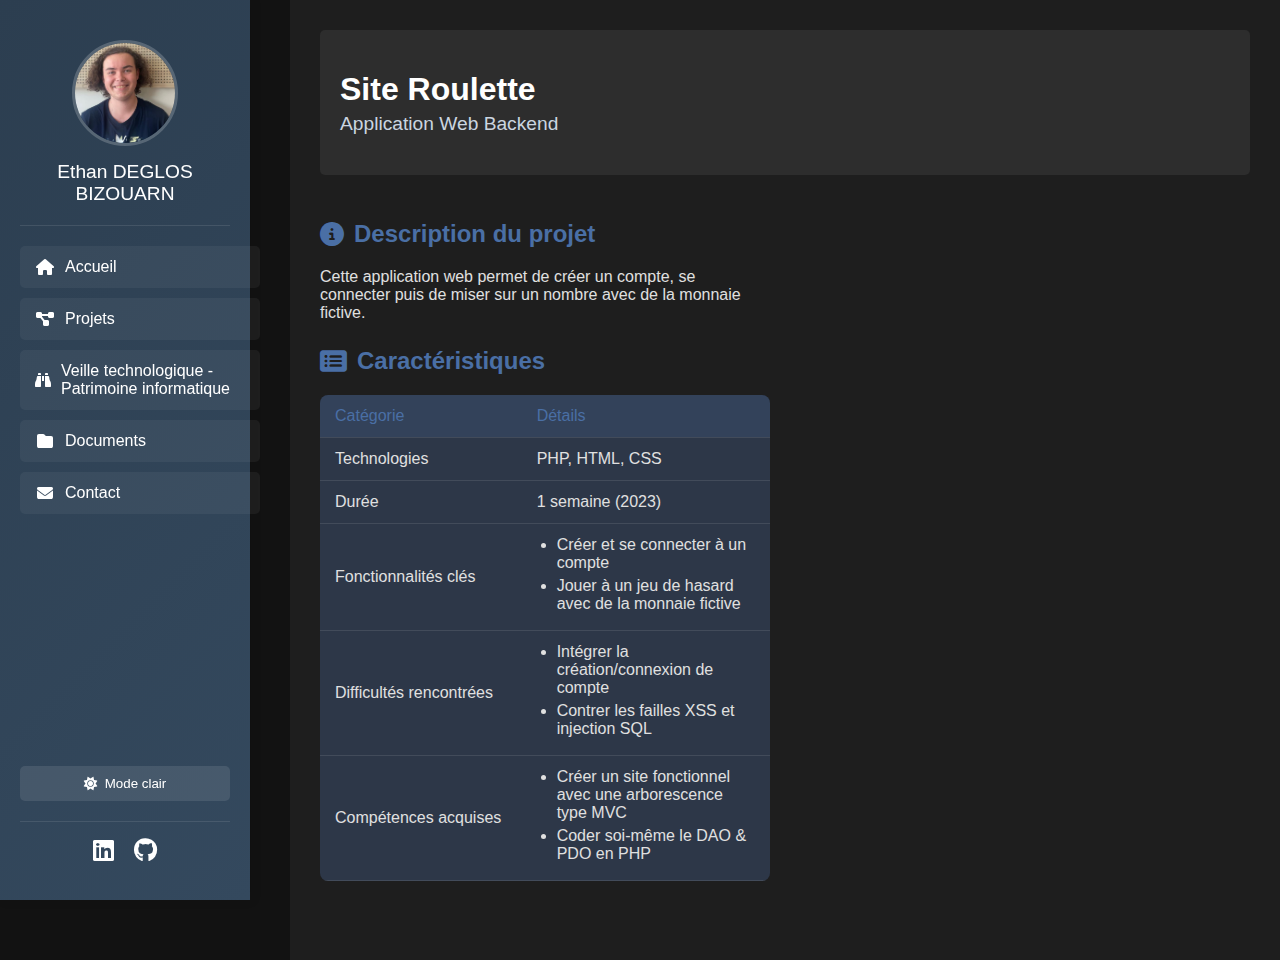
<file: projet_roulette.html>
<!DOCTYPE html>
<html lang="fr">
<head>
    <meta charset="UTF-8">
    <meta name="viewport" content="width=device-width, initial-scale=1.0">
    <title>Détails du Projet | Portfolio</title>
    <link rel="stylesheet" href="styles.css">
    <link rel="stylesheet" href="https://cdnjs.cloudflare.com/ajax/libs/font-awesome/6.4.0/css/all.min.css">
</head>
<body class="dark-mode">
<div class="sidebar">
    <div class="profile-section">
        <div class="profile-image">
            <img src="images/photo_profil.png" alt="Photo de Ethan DEGLOS BIZOUARN">
        </div>
        <h1>Ethan DEGLOS BIZOUARN</h1>
    </div>

    <div class="nav-links">
        <a href="index.html" class="nav-button">
            <i class="fas fa-home"></i> Accueil
        </a>
        <a href="projets.html" class="nav-button">
            <i class="fas fa-project-diagram"></i> Projets
        </a>
        <a href="veille.html" class="nav-button">
            <i class="fas fa-binoculars"></i> Veille technologique - Patrimoine informatique
        </a>
        <a href="documents.html" class="nav-button">
            <i class="fas fa-folder"></i> Documents
        </a>
        <a href="contact.html" class="nav-button">
            <i class="fas fa-envelope"></i> Contact
        </a>
    </div>

    <div class="theme-toggle">
        <button id="themeToggle" class="theme-button">
            <i class="fas fa-sun"></i> Mode clair
        </button>
    </div>

    <div class="social-links">
        <a href="https://www.linkedin.com/in/ethan-deglos-705b12292" target="_blank" class="social-button">
            <i class="fab fa-linkedin"></i>
        </a>
        <a href="https://github.com/Sopsz?tab=repositories" target="_blank" class="social-button">
            <i class="fab fa-github"></i>
        </a>
    </div>
</div>

<div class="content">
    <div class="header">
        <h1>Site Roulette</h1>
        <p>Application Web Backend</p>
    </div>

    <div class="project-detail-container">
        <div class="project-info-section">
            <h2><i class="fas fa-info-circle"></i> Description du projet</h2>
            <p>Cette application web permet de créer un compte, se connecter puis de miser sur un nombre avec de la monnaie fictive.</p>

            <h2><i class="fas fa-list-alt"></i> Caractéristiques</h2>
            <div class="features-table-container">
                <table class="features-table">
                    <tr>
                        <th>Catégorie</th>
                        <th>Détails</th>
                    </tr>
                    <tr>
                        <td>Technologies</td>
                        <td>PHP, HTML, CSS</td>
                    </tr>
                    <tr>
                        <td>Durée</td>
                        <td>1 semaine (2023)</td>
                    </tr>
                    <tr>
                        <td>Fonctionnalités clés</td>
                        <td>
                            <ul>
                                <li>Créer et se connecter à un compte</li>
                                <li>Jouer à un jeu de hasard avec de la monnaie fictive</li>
                            </ul>
                        </td>
                    </tr>
                    <tr>
                        <td>Difficultés rencontrées</td>
                        <td>
                            <ul>
                                <li>Intégrer la création/connexion de compte</li>
                                <li>Contrer les failles XSS et injection SQL</li>
                            </ul>
                        </td>
                    </tr>
                    <tr>
                        <td>Compétences acquises</td>
                        <td>
                            <ul>
                                <li>Créer un site fonctionnel avec une arborescence type MVC</li>
                                <li>Coder soi-même le DAO & PDO en PHP</li>
                            </ul>
                        </td>
                    </tr>
                </table>
            </div>
        </div>
    </div>
</div>

<script>
    document.getElementById('themeToggle').addEventListener('click', function() {
        document.body.classList.toggle('dark-mode');
        document.body.classList.toggle('light-mode');

        const icon = this.querySelector('i');
        if (document.body.classList.contains('light-mode')) {
            this.innerHTML = '<i class="fas fa-moon"></i> Mode sombre';
        } else {
            this.innerHTML = '<i class="fas fa-sun"></i> Mode clair';
        }
    });
</script>
</body>
</html>
</file>
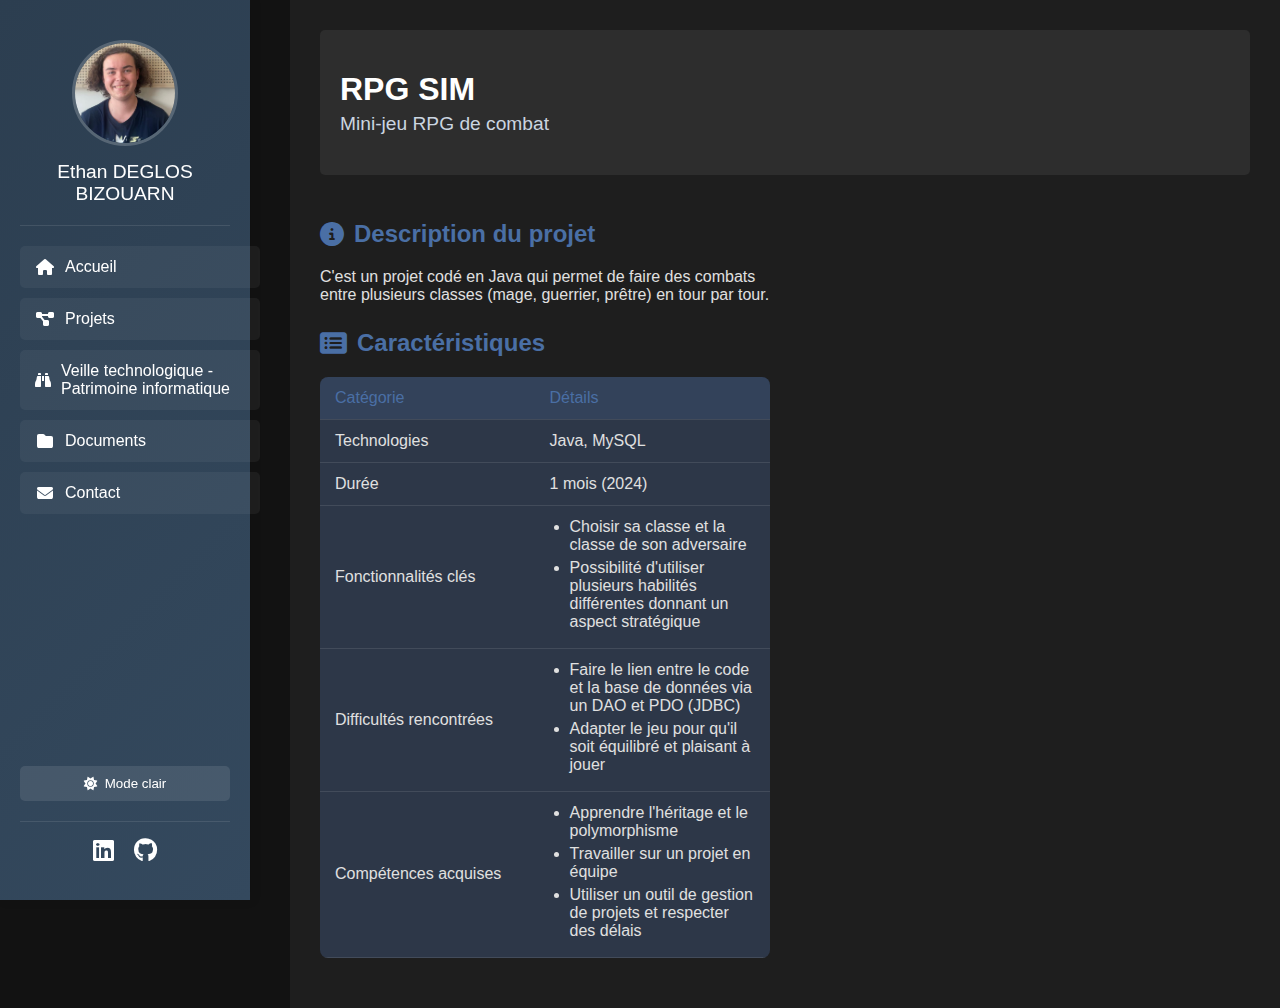
<file: projet_rpg_sim.html>
<!DOCTYPE html>
<html lang="fr">
<head>
    <meta charset="UTF-8">
    <meta name="viewport" content="width=device-width, initial-scale=1.0">
    <title>Détails du Projet | Portfolio</title>
    <link rel="stylesheet" href="styles.css">
    <link rel="stylesheet" href="https://cdnjs.cloudflare.com/ajax/libs/font-awesome/6.4.0/css/all.min.css">
</head>
<body class="dark-mode">
<div class="sidebar">
    <div class="profile-section">
        <div class="profile-image">
            <img src="images/photo_profil.png" alt="Photo de Ethan DEGLOS BIZOUARN">
        </div>
        <h1>Ethan DEGLOS BIZOUARN</h1>
    </div>

    <div class="nav-links">
        <a href="index.html" class="nav-button">
            <i class="fas fa-home"></i> Accueil
        </a>
        <a href="projets.html" class="nav-button">
            <i class="fas fa-project-diagram"></i> Projets
        </a>
        <a href="veille.html" class="nav-button">
            <i class="fas fa-binoculars"></i> Veille technologique - Patrimoine informatique
        </a>
        <a href="documents.html" class="nav-button">
            <i class="fas fa-folder"></i> Documents
        </a>
        <a href="contact.html" class="nav-button">
            <i class="fas fa-envelope"></i> Contact
        </a>
    </div>

    <div class="theme-toggle">
        <button id="themeToggle" class="theme-button">
            <i class="fas fa-sun"></i> Mode clair
        </button>
    </div>

    <div class="social-links">
        <a href="https://www.linkedin.com/in/ethan-deglos-705b12292" target="_blank" class="social-button">
            <i class="fab fa-linkedin"></i>
        </a>
        <a href="https://github.com/Sopsz?tab=repositories" target="_blank" class="social-button">
            <i class="fab fa-github"></i>
        </a>
    </div>
</div>

<div class="content">
    <div class="header">
        <h1>RPG SIM</h1>
        <p>Mini-jeu RPG de combat</p>
    </div>

    <div class="project-detail-container">
        <div class="project-info-section">
            <h2><i class="fas fa-info-circle"></i> Description du projet</h2>
            <p>C'est un projet codé en Java qui permet de faire des combats entre plusieurs classes (mage, guerrier, prêtre) en tour par tour.</p>

            <h2><i class="fas fa-list-alt"></i> Caractéristiques</h2>
            <div class="features-table-container">
                <table class="features-table">
                    <tr>
                        <th>Catégorie</th>
                        <th>Détails</th>
                    </tr>
                    <tr>
                        <td>Technologies</td>
                        <td>Java, MySQL</td>
                    </tr>
                    <tr>
                        <td>Durée</td>
                        <td>1 mois (2024)</td>
                    </tr>
                    <tr>
                        <td>Fonctionnalités clés</td>
                        <td>
                            <ul>
                                <li>Choisir sa classe et la classe de son adversaire</li>
                                <li>Possibilité d'utiliser plusieurs habilités différentes donnant un aspect stratégique</li>
                            </ul>
                        </td>
                    </tr>
                    <tr>
                        <td>Difficultés rencontrées</td>
                        <td>
                            <ul>
                                <li>Faire le lien entre le code et la base de données via un DAO et PDO (JDBC)</li>
                                <li>Adapter le jeu pour qu'il soit équilibré et plaisant à jouer</li>
                            </ul>
                        </td>
                    </tr>
                    <tr>
                        <td>Compétences acquises</td>
                        <td>
                            <ul>
                                <li>Apprendre l'héritage et le polymorphisme</li>
                                <li>Travailler sur un projet en équipe</li>
                                <li>Utiliser un outil de gestion de projets et respecter des délais</li>
                            </ul>
                        </td>
                    </tr>
                </table>
            </div>
        </div>
    </div>
</div>

<script>
    document.getElementById('themeToggle').addEventListener('click', function() {
        document.body.classList.toggle('dark-mode');
        document.body.classList.toggle('light-mode');

        const icon = this.querySelector('i');
        if (document.body.classList.contains('light-mode')) {
            this.innerHTML = '<i class="fas fa-moon"></i> Mode sombre';
        } else {
            this.innerHTML = '<i class="fas fa-sun"></i> Mode clair';
        }
    });
</script>
</body>
</html>
</file>
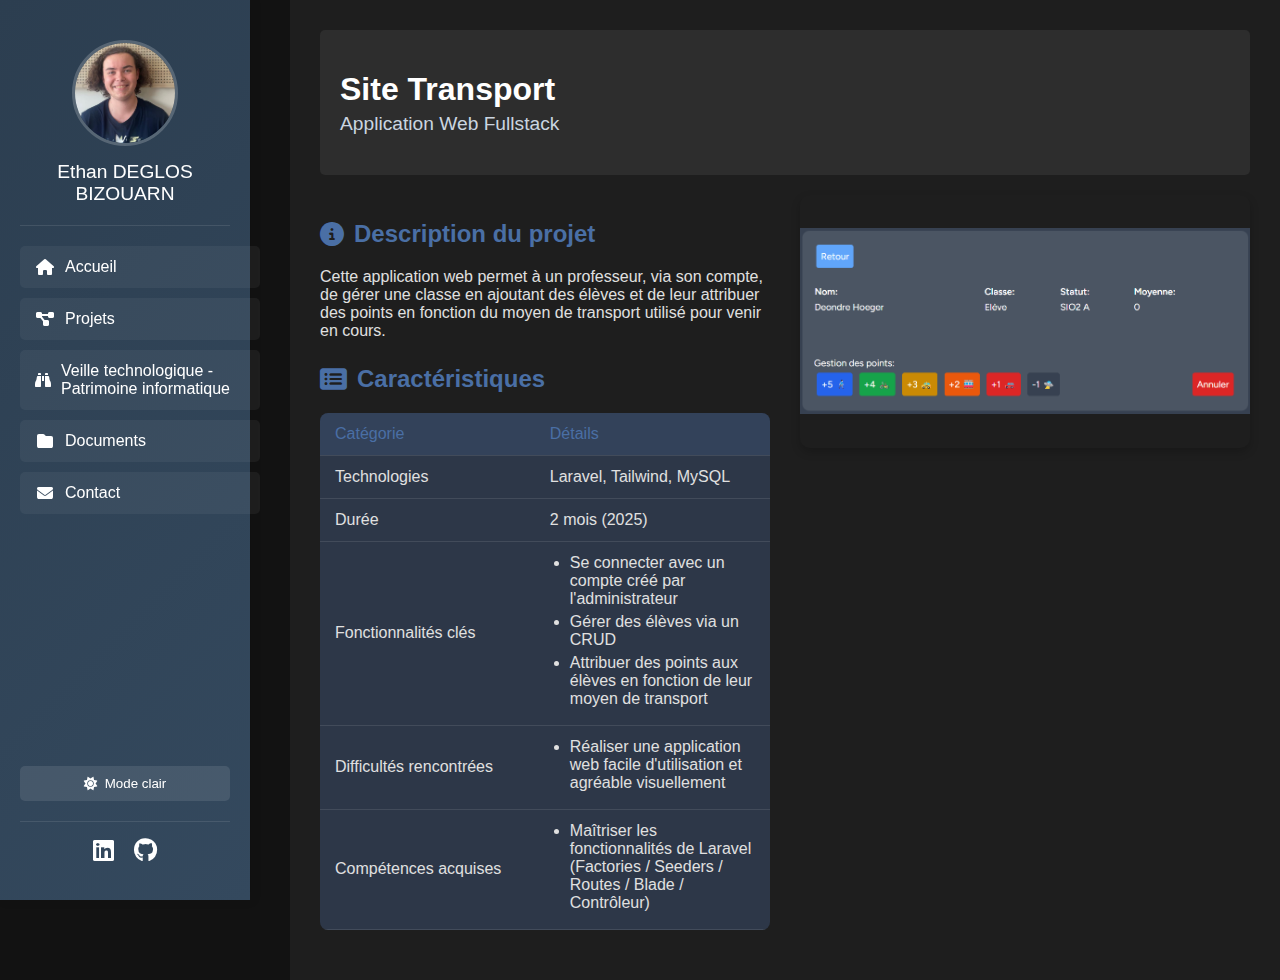
<file: projet_transport.html>
<!DOCTYPE html>
<html lang="fr">
<head>
    <meta charset="UTF-8">
    <meta name="viewport" content="width=device-width, initial-scale=1.0">
    <title>Détails du Projet | Portfolio</title>
    <link rel="stylesheet" href="styles.css">
    <link rel="stylesheet" href="https://cdnjs.cloudflare.com/ajax/libs/font-awesome/6.4.0/css/all.min.css">
</head>
<body class="dark-mode">
<div class="sidebar">
    <div class="profile-section">
        <div class="profile-image">
            <img src="images/photo_profil.png" alt="Photo de Ethan DEGLOS BIZOUARN">
        </div>
        <h1>Ethan DEGLOS BIZOUARN</h1>
    </div>

    <div class="nav-links">
        <a href="index.html" class="nav-button">
            <i class="fas fa-home"></i> Accueil
        </a>
        <a href="projets.html" class="nav-button">
            <i class="fas fa-project-diagram"></i> Projets
        </a>
        <a href="veille.html" class="nav-button">
            <i class="fas fa-binoculars"></i> Veille technologique - Patrimoine informatique
        </a>
        <a href="documents.html" class="nav-button">
            <i class="fas fa-folder"></i> Documents
        </a>
        <a href="contact.html" class="nav-button">
            <i class="fas fa-envelope"></i> Contact
        </a>
    </div>

    <div class="theme-toggle">
        <button id="themeToggle" class="theme-button">
            <i class="fas fa-sun"></i> Mode clair
        </button>
    </div>

    <div class="social-links">
        <a href="https://www.linkedin.com/in/ethan-deglos-705b12292" target="_blank" class="social-button">
            <i class="fab fa-linkedin"></i>
        </a>
        <a href="https://github.com/Sopsz?tab=repositories" target="_blank" class="social-button">
            <i class="fab fa-github"></i>
        </a>
    </div>
</div>

<div class="content">
    <div class="header">
        <h1>Site Transport</h1>
        <p>Application Web Fullstack</p>
    </div>

    <div class="project-detail-container">
        <div class="project-info-section">
            <h2><i class="fas fa-info-circle"></i> Description du projet</h2>
            <p>Cette application web permet à un professeur, via son compte, de gérer une classe en ajoutant des élèves et de leur attribuer des points en fonction du moyen de transport utilisé pour venir en cours.</p>

            <h2><i class="fas fa-list-alt"></i> Caractéristiques</h2>
            <div class="features-table-container">
                <table class="features-table">
                    <tr>
                        <th>Catégorie</th>
                        <th>Détails</th>
                    </tr>
                    <tr>
                        <td>Technologies</td>
                        <td>Laravel, Tailwind, MySQL</td>
                    </tr>
                    <tr>
                        <td>Durée</td>
                        <td>2 mois (2025)</td>
                    </tr>
                    <tr>
                        <td>Fonctionnalités clés</td>
                        <td>
                            <ul>
                                <li>Se connecter avec un compte créé par l'administrateur</li>
                                <li>Gérer des élèves via un CRUD</li>
                                <li>Attribuer des points aux élèves en fonction de leur moyen de transport</li>
                            </ul>
                        </td>
                    </tr>
                    <tr>
                        <td>Difficultés rencontrées</td>
                        <td>
                            <ul>
                                <li>Réaliser une application web facile d'utilisation et agréable visuellement</li>
                            </ul>
                        </td>
                    </tr>
                    <tr>
                        <td>Compétences acquises</td>
                        <td>
                            <ul>
                                <li>Maîtriser les fonctionnalités de Laravel (Factories / Seeders / Routes / Blade / Contrôleur)</li>
                            </ul>
                        </td>
                    </tr>
                </table>
            </div>
        </div>
        <div class="project-image-section">
            <img src="images/image_transport.png" alt="Capture d'écran de l'application" class="project-main-image">
        </div>
    </div>
</div>

<script>
    document.getElementById('themeToggle').addEventListener('click', function() {
        document.body.classList.toggle('dark-mode');
        document.body.classList.toggle('light-mode');

        const icon = this.querySelector('i');
        if (document.body.classList.contains('light-mode')) {
            this.innerHTML = '<i class="fas fa-moon"></i> Mode sombre';
        } else {
            this.innerHTML = '<i class="fas fa-sun"></i> Mode clair';
        }
    });
</script>
</body>
</html>
</file>
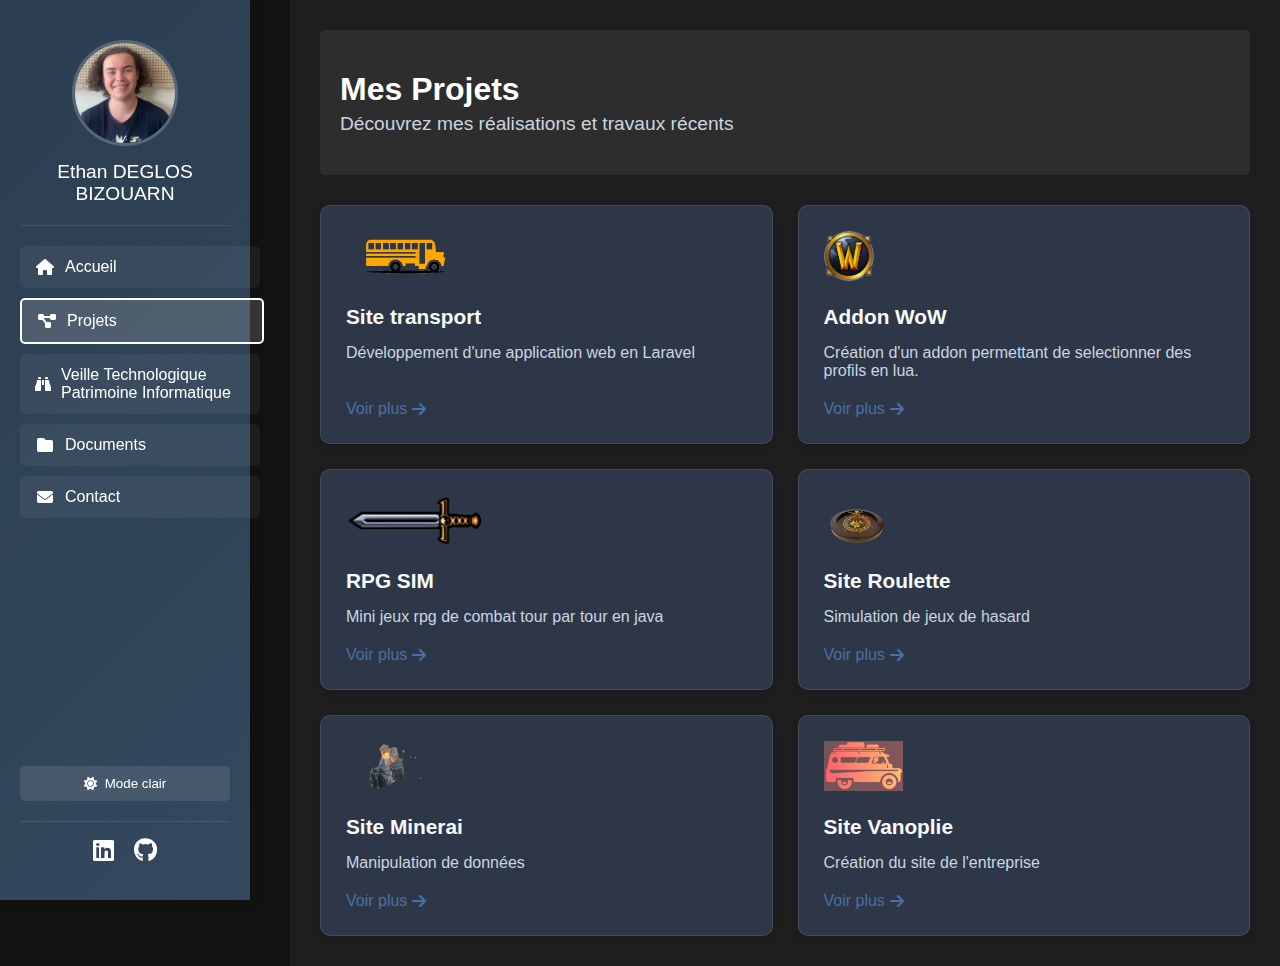
<file: projets.html>
<!DOCTYPE html>
<html lang="fr">
<head>
    <meta charset="UTF-8">
    <meta name="viewport" content="width=device-width, initial-scale=1.0">
    <title>Portfolio/Projets</title>
    <link rel="stylesheet" href="styles.css">
    <!-- Lien pour les icônes Font Awesome -->
    <link rel="stylesheet" href="https://cdnjs.cloudflare.com/ajax/libs/font-awesome/6.4.0/css/all.min.css">
</head>
<body class="dark-mode">
<div class="sidebar">
    <div class="profile-section">
        <div class="profile-image">
            <img src="images/photo_profil.png" alt="Photo de Ethan DEGLOS BIZOUARN">
        </div>
        <h1>Ethan DEGLOS BIZOUARN</h1>
    </div>

    <div class="nav-links">
        <a href="index.html" class="nav-button">
            <i class="fas fa-home"></i> Accueil
        </a>
        <a href="projets.html" class="nav-button active-btn">
            <i class="fas fa-project-diagram"></i> Projets
        </a>
        <a href="veille.html" class="nav-button">
            <i class="fas fa-binoculars"></i> Veille Technologique Patrimoine Informatique
        </a>
        <a href="documents.html" class="nav-button">
            <i class="fas fa-folder"></i> Documents
        </a>
        <a href="contact.html" class="nav-button">
            <i class="fas fa-envelope"></i> Contact
        </a>
    </div>

    <div class="theme-toggle">
        <button id="themeToggle" class="theme-button">
            <i class="fas fa-sun"></i> Mode clair
        </button>
    </div>

    <div class="social-links">
        <a href="https://www.linkedin.com/in/ethan-deglos-705b12292" target="_blank" class="social-button">
            <i class="fab fa-linkedin"></i>
        </a>
        <a href="https://github.com/Sopsz?tab=repositories" target="_blank" class="social-button">
            <i class="fab fa-github"></i>
        </a>
    </div>
</div>

<div class="content">
    <div class="header">
        <h1>Mes Projets</h1>
        <p>Découvrez mes réalisations et travaux récents</p>
    </div>

    <div class="projects-grid">
        <!-- Projet 1 -->
        <a href="projet_transport.html" class="project-card">
            <div class="project-icon">
                <img src="images/bus_logo.png" alt="bus_logo" class="logo_style">
            </div>
            <h3>Site transport</h3>
            <p>Développement d'une application web en Laravel</p>
            <span class="project-link">Voir plus <i class="fas fa-arrow-right"></i></span>
        </a>

        <!-- Projet 2 -->
        <a href="projet_lua.html" class="project-card">
            <div class="project-icon">
                <img src="images/wow_logo.png" alt="wow_logo" class="logo_style">
            </div>
            <h3>Addon WoW</h3>
            <p>Création d'un addon permettant de selectionner des profils en lua.</p>
            <span class="project-link">Voir plus <i class="fas fa-arrow-right"></i></span>
        </a>

        <!-- Projet 3 -->
        <a href="projet_rpg_sim.html" class="project-card">
            <div class="project-icon">
                <img src="images/epee_logo.png" alt="epee_logo" class="logo_style">
            </div>
            <h3>RPG SIM</h3>
            <p>Mini jeux rpg de combat tour par tour en java</p>
            <span class="project-link">Voir plus <i class="fas fa-arrow-right"></i></span>
        </a>

        <!-- Projet 4 -->
        <a href="projet_roulette.html" class="project-card">
            <div class="project-icon">
                <img src="images/roulette.png" alt="roulette_logo" class="logo_style">
            </div>
            <h3>Site Roulette</h3>
            <p>Simulation de jeux de hasard</p>
            <span class="project-link">Voir plus <i class="fas fa-arrow-right"></i></span>
        </a>

        <!-- Projet 5 -->
        <a href="projet_minerai.html" class="project-card">
            <div class="project-icon">
                <img src="images/minerai.png" alt="minerai_logo" class="logo_style">
            </div>
            <h3>Site Minerai</h3>
            <p>Manipulation de données</p>
            <span class="project-link">Voir plus <i class="fas fa-arrow-right"></i></span>
        </a>

        <!-- Projet 6 -->
        <a href="projet_joomla.html" class="project-card">
            <div class="project-icon">
                <img src="images/vanoplie_logo.png" alt="vanoplie_logo" class="logo_style">
            </div>
            <h3>Site Vanoplie</h3>
            <p>Création du site de l'entreprise</p>
            <span class="project-link">Voir plus <i class="fas fa-arrow-right"></i></span>
        </a>

    </div>
</div>

<script>
    document.getElementById('themeToggle').addEventListener('click', function() {
        document.body.classList.toggle('dark-mode');
        document.body.classList.toggle('light-mode');

        // Mettre à jour le texte et l'icône du bouton
        const icon = this.querySelector('i');
        if (document.body.classList.contains('light-mode')) {
            this.innerHTML = '<i class="fas fa-moon"></i> Mode sombre';
        } else {
            this.innerHTML = '<i class="fas fa-sun"></i> Mode clair';
        }
    });
</script>
</body>
</html>
</file>
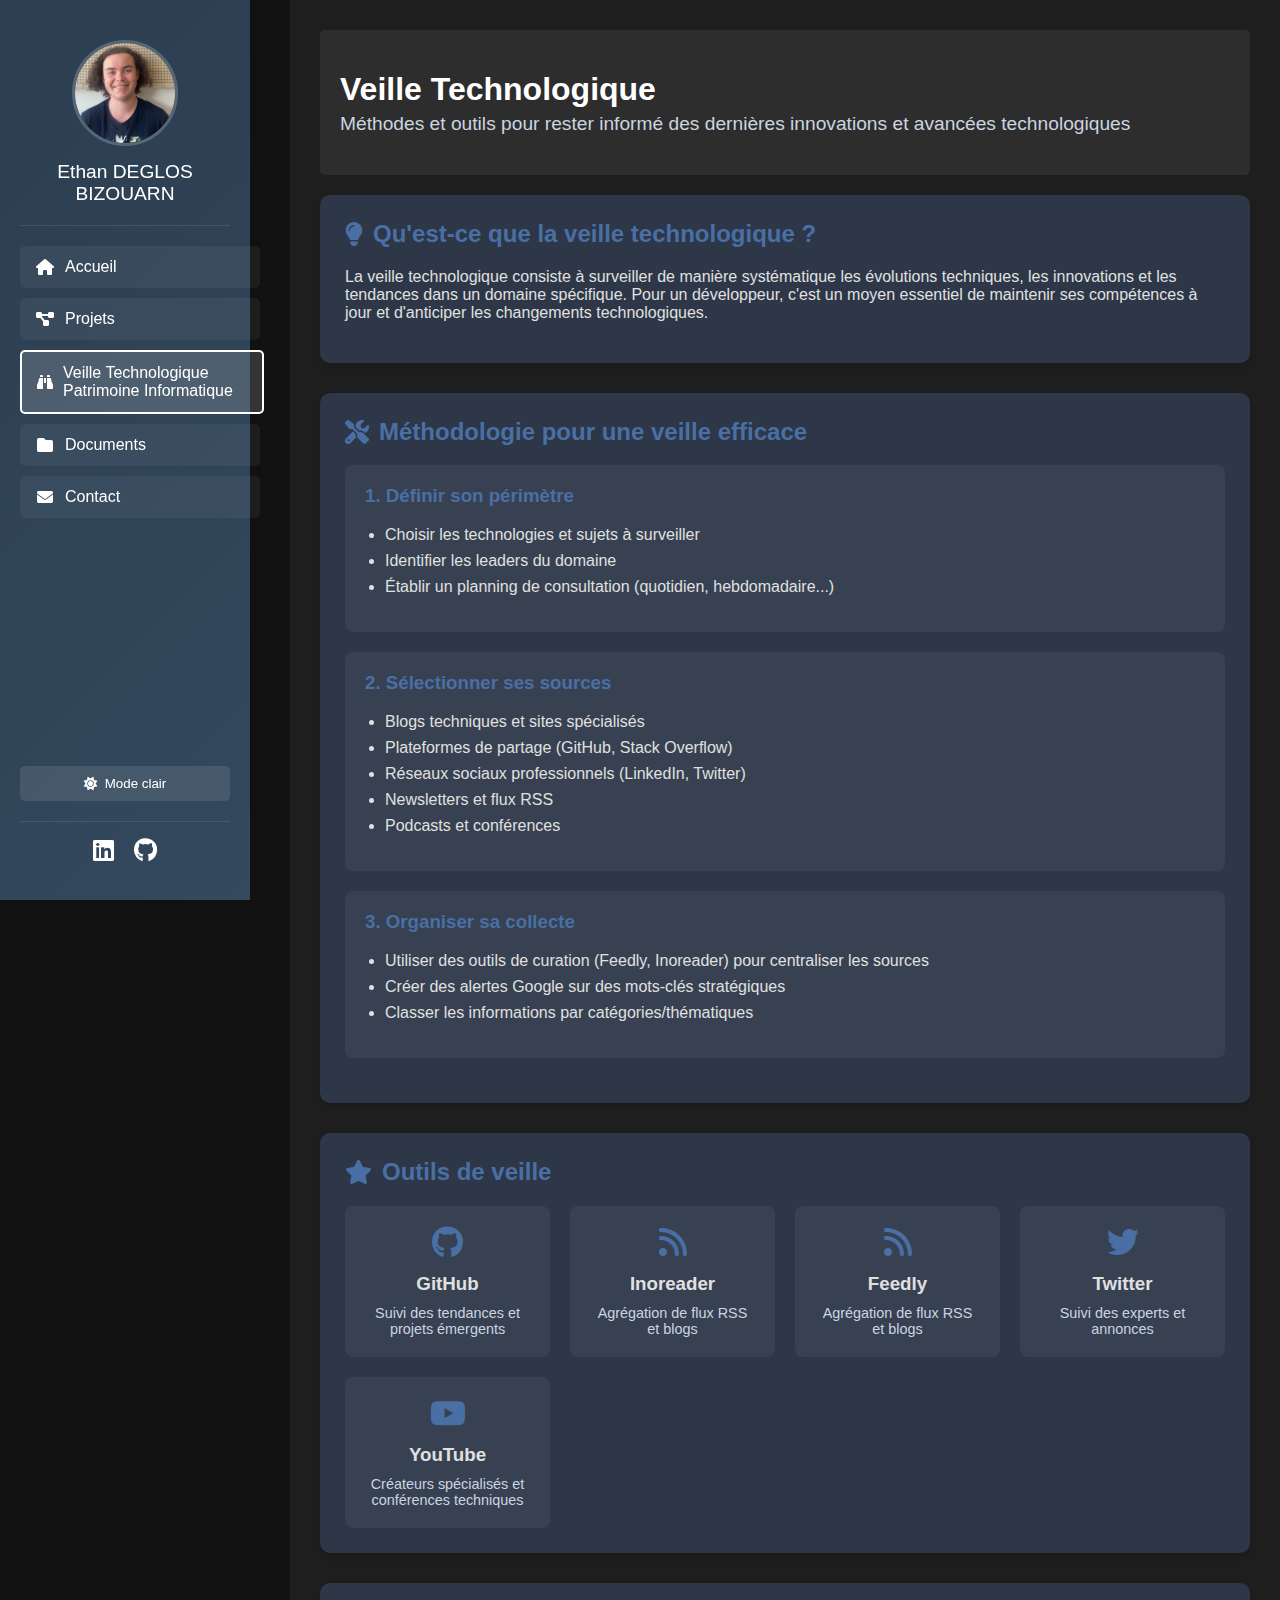
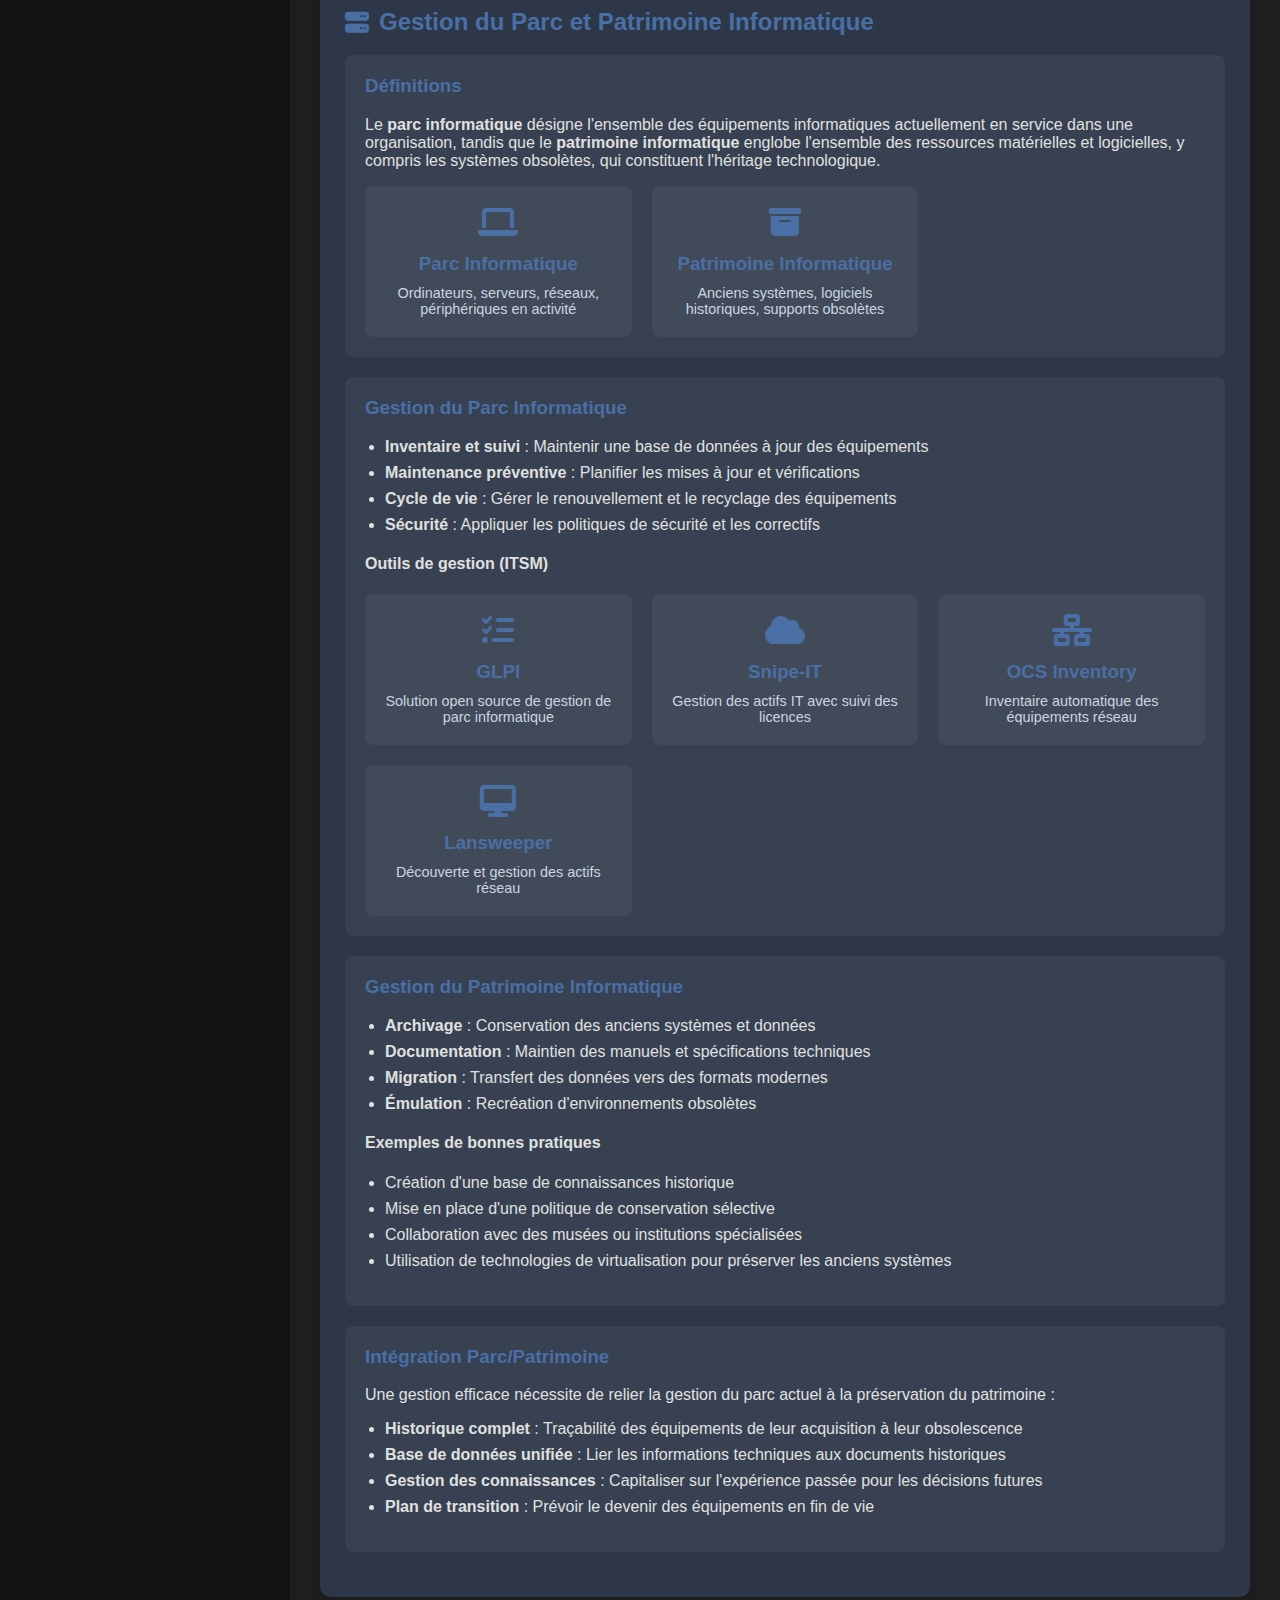
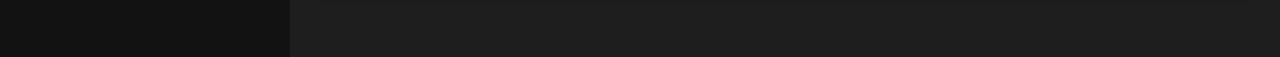
<file: veille.html>
<!DOCTYPE html>
<html lang="fr">
<head>
    <meta charset="UTF-8">
    <meta name="viewport" content="width=device-width, initial-scale=1.0">
    <title>Veille Technologique - Ethan DEGLOS BIZOUARN</title>
    <link rel="stylesheet" href="styles.css">
    <!-- Lien pour les icônes Font Awesome -->
    <link rel="stylesheet" href="https://cdnjs.cloudflare.com/ajax/libs/font-awesome/6.4.0/css/all.min.css">
</head>
<body class="dark-mode">
<div class="sidebar">
    <div class="profile-section">
        <div class="profile-image">
            <img src="images/photo_profil.png" alt="Photo de Ethan DEGLOS BIZOUARN">
        </div>
        <h1>Ethan DEGLOS BIZOUARN</h1>
    </div>

    <div class="nav-links">
        <a href="index.html" class="nav-button">
            <i class="fas fa-home"></i> Accueil
        </a>
        <a href="projets.html" class="nav-button">
            <i class="fas fa-project-diagram"></i> Projets
        </a>
        <a href="veille.html" class="nav-button active-btn">
            <i class="fas fa-binoculars"></i> Veille Technologique Patrimoine Informatique
        </a>
        <a href="documents.html" class="nav-button">
            <i class="fas fa-folder"></i> Documents
        </a>
        <a href="contact.html" class="nav-button">
            <i class="fas fa-envelope"></i> Contact
        </a>
    </div>

    <div class="theme-toggle">
        <button id="themeToggle" class="theme-button">
            <i class="fas fa-sun"></i> Mode clair
        </button>
    </div>

    <div class="social-links">
        <a href="https://www.linkedin.com/in/ethan-deglos-705b12292" target="_blank" class="social-button">
            <i class="fab fa-linkedin"></i>
        </a>
        <a href="https://github.com/Sopsz?tab=repositories" target="_blank" class="social-button">
            <i class="fab fa-github"></i>
        </a>
    </div>
</div>

<div class="content">
    <div class="header">
        <h1>Veille Technologique</h1>
        <p>Méthodes et outils pour rester informé des dernières innovations et avancées technologiques</p>
    </div>

    <section class="veille-section">
        <h2><i class="fas fa-lightbulb"></i> Qu'est-ce que la veille technologique ?</h2>
        <p>La veille technologique consiste à surveiller de manière systématique les évolutions techniques, les innovations et les tendances dans un domaine spécifique. Pour un développeur, c'est un moyen essentiel de maintenir ses compétences à jour et d'anticiper les changements technologiques.</p>
    </section>

    <section class="veille-section">
        <h2><i class="fas fa-tools"></i> Méthodologie pour une veille efficace</h2>
        <div class="veille-card">
            <h3>1. Définir son périmètre</h3>
            <ul>
                <li>Choisir les technologies et sujets à surveiller</li>
                <li>Identifier les leaders du domaine</li>
                <li>Établir un planning de consultation (quotidien, hebdomadaire...)</li>
            </ul>
        </div>
        <div class="veille-card">
            <h3>2. Sélectionner ses sources</h3>
            <ul>
                <li>Blogs techniques et sites spécialisés</li>
                <li>Plateformes de partage (GitHub, Stack Overflow)</li>
                <li>Réseaux sociaux professionnels (LinkedIn, Twitter)</li>
                <li>Newsletters et flux RSS</li>
                <li>Podcasts et conférences</li>
            </ul>
        </div>
        <div class="veille-card">
            <h3>3. Organiser sa collecte</h3>
            <ul>
                <li>Utiliser des outils de curation (Feedly, Inoreader) pour centraliser les sources</li>
                <li>Créer des alertes Google sur des mots-clés stratégiques</li>
                <li>Classer les informations par catégories/thématiques</li>
            </ul>
        </div>
    </section>

    <section class="veille-section">
        <h2><i class="fas fa-star"></i> Outils de veille</h2>
        <div class="tools-grid">
            <div class="tool-card">
                <i class="fab fa-github"></i>
                <h3>GitHub</h3>
                <p>Suivi des tendances et projets émergents</p>
            </div>
            <div class="tool-card">
                <i class="fas fa-rss"></i>
                <h3>Inoreader</h3>
                <p>Agrégation de flux RSS et blogs</p>
            </div>
            <div class="tool-card">
                <i class="fas fa-rss"></i>
                <h3>Feedly</h3>
                <p>Agrégation de flux RSS et blogs</p>
            </div>
            <div class="tool-card">
                <i class="fab fa-twitter"></i>
                <h3>Twitter</h3>
                <p>Suivi des experts et annonces</p>
            </div>
            <div class="tool-card">
                <i class="fab fa-youtube"></i>
                <h3>YouTube</h3>
                <p>Créateurs spécialisés et conférences techniques</p>
            </div>
        </div>
    </section>

    <section class="veille-section">
        <h2><i class="fas fa-server"></i> Gestion du Parc et Patrimoine Informatique</h2>
        <div class="veille-card">
            <h3>Définitions</h3>
            <p>Le <strong>parc informatique</strong> désigne l'ensemble des équipements informatiques actuellement en service dans une organisation, tandis que le <strong>patrimoine informatique</strong> englobe l'ensemble des ressources matérielles et logicielles, y compris les systèmes obsolètes, qui constituent l'héritage technologique.</p>

            <div class="tools-grid">
                <div class="tool-card">
                    <i class="fas fa-laptop"></i>
                    <h3>Parc Informatique</h3>
                    <p>Ordinateurs, serveurs, réseaux, périphériques en activité</p>
                </div>
                <div class="tool-card">
                    <i class="fas fa-archive"></i>
                    <h3>Patrimoine Informatique</h3>
                    <p>Anciens systèmes, logiciels historiques, supports obsolètes</p>
                </div>
            </div>
        </div>

        <div class="veille-card">
            <h3>Gestion du Parc Informatique</h3>
            <ul>
                <li><strong>Inventaire et suivi</strong> : Maintenir une base de données à jour des équipements</li>
                <li><strong>Maintenance préventive</strong> : Planifier les mises à jour et vérifications</li>
                <li><strong>Cycle de vie</strong> : Gérer le renouvellement et le recyclage des équipements</li>
                <li><strong>Sécurité</strong> : Appliquer les politiques de sécurité et les correctifs</li>
            </ul>

            <h4>Outils de gestion (ITSM)</h4>
            <div class="tools-grid">
                <div class="tool-card">
                    <i class="fas fa-tasks"></i>
                    <h3>GLPI</h3>
                    <p>Solution open source de gestion de parc informatique</p>
                </div>
                <div class="tool-card">
                    <i class="fas fa-cloud"></i>
                    <h3>Snipe-IT</h3>
                    <p>Gestion des actifs IT avec suivi des licences</p>
                </div>
                <div class="tool-card">
                    <i class="fas fa-network-wired"></i>
                    <h3>OCS Inventory</h3>
                    <p>Inventaire automatique des équipements réseau</p>
                </div>
                <div class="tool-card">
                    <i class="fas fa-desktop"></i>
                    <h3>Lansweeper</h3>
                    <p>Découverte et gestion des actifs réseau</p>
                </div>
            </div>
        </div>

        <div class="veille-card">
            <h3>Gestion du Patrimoine Informatique</h3>
            <ul>
                <li><strong>Archivage</strong> : Conservation des anciens systèmes et données</li>
                <li><strong>Documentation</strong> : Maintien des manuels et spécifications techniques</li>
                <li><strong>Migration</strong> : Transfert des données vers des formats modernes</li>
                <li><strong>Émulation</strong> : Recréation d'environnements obsolètes</li>
            </ul>

            <h4>Exemples de bonnes pratiques</h4>
            <ul>
                <li>Création d'une base de connaissances historique</li>
                <li>Mise en place d'une politique de conservation sélective</li>
                <li>Collaboration avec des musées ou institutions spécialisées</li>
                <li>Utilisation de technologies de virtualisation pour préserver les anciens systèmes</li>
            </ul>
        </div>

        <div class="veille-card">
            <h3>Intégration Parc/Patrimoine</h3>
            <p>Une gestion efficace nécessite de relier la gestion du parc actuel à la préservation du patrimoine :</p>
            <ul>
                <li><strong>Historique complet</strong> : Traçabilité des équipements de leur acquisition à leur obsolescence</li>
                <li><strong>Base de données unifiée</strong> : Lier les informations techniques aux documents historiques</li>
                <li><strong>Gestion des connaissances</strong> : Capitaliser sur l'expérience passée pour les décisions futures</li>
                <li><strong>Plan de transition</strong> : Prévoir le devenir des équipements en fin de vie</li>
            </ul>
        </div>
    </section>

</div>

<script>
    document.getElementById('themeToggle').addEventListener('click', function() {
        document.body.classList.toggle('dark-mode');
        document.body.classList.toggle('light-mode');

        const icon = this.querySelector('i');
        if (document.body.classList.contains('light-mode')) {
            this.innerHTML = '<i class="fas fa-moon"></i> Mode sombre';
        } else {
            this.innerHTML = '<i class="fas fa-sun"></i> Mode clair';
        }
    });
</script>
</body>
</html>
</file>
<file: styles.css>
body {
    font-family: 'Segoe UI', Tahoma, Geneva, Verdana, sans-serif;
    margin: 0;
    padding: 0;
    display: flex;
    transition: all 0.3s ease;
}

/* Thème sombre par défaut */
.dark-mode {
    background-color: #121212;
}

.dark-mode .content {
    background-color: #1e1e1e;
    color: #e0e0e0;
}

.dark-mode .header {
    background-color: #2d2d2d;
    color: #ffffff;
}

/* Thème clair */
.light-mode {
    background-color: #f5f5f5;
}

.light-mode .content {
    background-color: white;
    color: #333333;
}

.light-mode .header {
    background-color: #f0f0f0;
    color: #333333;
}

.sidebar {
    width: 250px;
    background: linear-gradient(135deg, #2c3e50, #34495e);
    color: white;
    height: 100vh;
    padding: 20px;
    box-sizing: border-box;
    position: fixed;
    display: flex;
    flex-direction: column;
    box-shadow: 2px 0 10px rgba(0, 0, 0, 0.1);
}

.profile-section {
    text-align: center;
    padding: 20px 0;
    border-bottom: 1px solid rgba(255, 255, 255, 0.1);
    margin-bottom: 20px;
}

.profile-image {
    width: 100px;
    height: 100px;
    border-radius: 50%;
    overflow: hidden;
    margin: 0 auto 15px;
    border: 3px solid rgba(255, 255, 255, 0.2);
}

.profile-image img {
    width: 100%;
    height: 100%;
    object-fit: cover;
}

.sidebar h1 {
    font-size: 1.2rem;
    margin: 0;
    font-weight: 500;
}

.nav-links {
    flex: 1;
}

.nav-button {
    display: flex;
    align-items: center;
    width: 100%;
    margin: 0 0 10px;
    padding: 12px 15px;
    background-color: rgba(255, 255, 255, 0.05);
    color: white;
    text-decoration: none;
    border-radius: 5px;
    transition: all 0.3s ease;
}

.nav-button i {
    margin-right: 10px;
    width: 20px;
    text-align: center;
}

.nav-button:hover {
    background-color: rgba(255, 255, 255, 0.1);
    transform: translateX(5px);
}

.theme-toggle {
    margin: 20px 0;
}

.theme-button {
    display: flex;
    align-items: center;
    justify-content: center;
    width: 100%;
    padding: 10px;
    background-color: rgba(255, 255, 255, 0.1);
    color: white;
    border: none;
    border-radius: 5px;
    cursor: pointer;
    transition: all 0.3s ease;
}

.theme-button:hover {
    background-color: rgba(255, 255, 255, 0.2);
}

.theme-button i {
    margin-right: 8px;
}

.social-links {
    display: flex;
    justify-content: center;
    padding: 15px 0;
    border-top: 1px solid rgba(255, 255, 255, 0.1);
}

.social-button {
    color: white;
    font-size: 1.5rem;
    margin: 0 10px;
    transition: all 0.3s ease;
}

.social-button:hover {
    color: #1abc9c;
    transform: scale(1.2);
}

.content {
    flex: 1;
    margin-left: 290px;
    padding: 30px;
    min-height: 100vh;
    transition: all 0.3s ease;
}

.header {
    padding: 20px;
    margin-bottom: 20px;
    border-radius: 5px;
    transition: all 0.3s ease;
}

.active-btn {
    border-color: white;
    border: 2px solid white; /* Ajout d'une bordure blanche */
    background-color: rgba(255, 255, 255, 0.15) !important; /* Optionnel : pour mieux voir la bordure */
}

/* Styles pour les documents */
.documents-container {
    display: grid;
    grid-template-columns: repeat(auto-fill, minmax(300px, 1fr));
    gap: 20px;
    margin-top: 30px;
}

.document-card {
    background-color: var(--card-bg);
    border-radius: 10px;
    padding: 20px;
    display: flex;
    flex-direction: column;
    transition: transform 0.3s ease;
    box-shadow: 0 4px 6px rgba(0, 0, 0, 0.1);
}

.document-card:hover {
    transform: translateY(-5px);
}

.document-icon {
    font-size: 2.5rem;
    color: var(--primary-color);
    margin-bottom: 15px;
}

.document-info {
    flex-grow: 1;
}

.document-info h3 {
    margin: 0 0 10px 0;
    color: var(--text-color);
}

.document-info p {
    margin: 5px 0;
    color: var(--text-secondary);
    font-size: 0.9rem;
}

.download-button {
    display: inline-block;
    background-color: var(--primary-color);
    color: white;
    padding: 10px 15px;
    border-radius: 5px;
    text-decoration: none;
    margin-top: 15px;
    text-align: center;
    transition: background-color 0.3s ease;
}

.download-button:hover {
    background-color: var(--primary-hover);
}

/* Variables pour les thèmes */
:root {
    --primary-color: #4a6fa5;
    --primary-hover: #3a5a8f;
}

.dark-mode {
    --card-bg: #2d3748;
    --text-color: #f7fafc;
    --text-secondary: #cbd5e0;
}

.light-mode {
    --card-bg: #ffffff;
    --text-color: #1a202c;
    --text-secondary: #4a5568;
}

/* Styles pour la page d'accueil */
.about-section, .experience-section, .skills-section, .education-section, .interests-section {
    background-color: var(--card-bg);
    padding: 20px;
    border-radius: 10px;
    margin-bottom: 30px;
    box-shadow: 0 4px 6px rgba(0, 0, 0, 0.1);
}

.about-section h2, .experience-section h2, .skills-section h2,
.education-section h2, .interests-section h2 {
    margin-top: 0;
    color: var(--primary-color);
    display: flex;
    align-items: center;
    gap: 10px;
}

.experience-card, .education-card {
    background-color: rgba(255, 255, 255, 0.05);
    padding: 15px;
    border-radius: 8px;
    margin-bottom: 15px;
}

.experience-details, .education-details {
    font-style: italic;
    color: var(--text-secondary);
    margin: 5px 0 10px;
}

.skills-grid {
    display: grid;
    grid-template-columns: repeat(auto-fill, minmax(200px, 1fr));
    gap: 20px;
}

.skill-category {
    background-color: rgba(255, 255, 255, 0.05);
    padding: 15px;
    border-radius: 8px;
}

.skill-category h3 {
    margin-top: 0;
    color: var(--primary-color);
}

.skill-category ul {
    padding-left: 20px;
}

.skill-category li {
    margin-bottom: 8px;
}

.header h1 {
    margin-bottom: 5px;
}

.header p {
    margin-top: 0;
    font-size: 1.2rem;
    color: var(--text-secondary);
}

/* Styles pour la page de contact */
.contact-container {
    display: grid;
    grid-template-columns: 1fr 1fr;
    gap: 30px;
    margin-bottom: 30px;
}

.contact-form {
    background-color: var(--card-bg);
    padding: 25px;
    border-radius: 10px;
    box-shadow: 0 4px 6px rgba(0, 0, 0, 0.1);
    width: 100%;
}

.contact-info {
    background-color: var(--card-bg);
    padding: 25px;
    border-radius: 10px;
    box-shadow: 0 4px 6px rgba(0, 0, 0, 0.1);
}

.contact-form h2, .contact-info h2, .map-container h2 {
    margin-top: 0;
    color: var(--primary-color);
    display: flex;
    align-items: center;
    gap: 10px;
}

.form-group {
    margin-bottom: 20px;
    width: 100%;
}

.form-group label {
    display: block;
    margin-bottom: 8px;
    font-weight: 500;
    color: var(--text-color);
}

.form-group input,
.form-group textarea {
    width: 100%;
    padding: 12px;
    border: 1px solid rgba(255, 255, 255, 0.1);
    border-radius: 5px;
    background-color: rgba(255, 255, 255, 0.05);
    color: var(--text-color);
    font-family: inherit;
    transition: all 0.3s ease;
    box-sizing: border-box;
}

.form-group textarea {
    resize: vertical;
    min-height: 150px;
}

.form-group input:focus,
.form-group textarea:focus {
    outline: none;
    border-color: var(--primary-color);
    box-shadow: 0 0 0 2px rgba(74, 111, 165, 0.3);
}

.submit-button {
    width: 100%;
    background-color: var(--primary-color);
    color: white;
    border: none;
    padding: 12px 25px;
    border-radius: 5px;
    cursor: pointer;
    font-size: 1rem;
    font-weight: 500;
    transition: all 0.3s ease;
    display: flex;
    justify-content: center;
    align-items: center;
    gap: 10px;
    box-sizing: border-box;
}

.submit-button:hover {
    background-color: var(--primary-hover);
    transform: translateY(-2px);
}

.info-card {
    display: flex;
    align-items: center;
    gap: 15px;
    margin-bottom: 20px;
    padding: 15px;
    background-color: rgba(255, 255, 255, 0.05);
    border-radius: 8px;
}

.info-card i {
    font-size: 1.5rem;
    color: var(--primary-color);
    min-width: 30px;
    text-align: center;
}

.info-card h3 {
    margin: 0 0 5px 0;
    color: var(--primary-color);
}

.info-card p {
    margin: 0;
    color: var(--text-secondary);
}

.map-container {
    background-color: var(--card-bg);
    padding: 25px;
    border-radius: 10px;
    box-shadow: 0 4px 6px rgba(0, 0, 0, 0.1);
    margin-bottom: 30px;
}

/* Responsive */
@media (max-width: 768px) {
    .contact-container {
        grid-template-columns: 1fr;
    }
}

/* Styles pour la page de veille technologique */
.veille-section {
    background-color: var(--card-bg);
    padding: 25px;
    border-radius: 10px;
    margin-bottom: 30px;
    box-shadow: 0 4px 6px rgba(0, 0, 0, 0.1);
}

.veille-section h2 {
    margin-top: 0;
    color: var(--primary-color);
    display: flex;
    align-items: center;
    gap: 10px;
}

.veille-card {
    background-color: rgba(255, 255, 255, 0.05);
    padding: 20px;
    border-radius: 8px;
    margin-bottom: 20px;
}

.veille-card h3 {
    color: var(--primary-color);
    margin-top: 0;
}

.veille-card ul {
    padding-left: 20px;
}

.veille-card li {
    margin-bottom: 8px;
}

.tools-grid {
    display: grid;
    grid-template-columns: repeat(auto-fill, minmax(200px, 1fr));
    gap: 20px;
}

.tool-card {
    background-color: rgba(255, 255, 255, 0.05);
    padding: 20px;
    border-radius: 8px;
    text-align: center;
    transition: transform 0.3s ease;
}

.tool-card:hover {
    transform: translateY(-5px);
}

.tool-card i {
    font-size: 2rem;
    color: var(--primary-color);
    margin-bottom: 15px;
}

.tool-card h3 {
    margin: 0 0 10px 0;
}

.tool-card p {
    margin: 0;
    color: var(--text-secondary);
    font-size: 0.9rem;
}

/* Ajoutez ceci à votre fichier styles.css */

.projects-grid {
    display: grid;
    grid-template-columns: repeat(auto-fill, minmax(300px, 1fr));
    gap: 25px;
    margin-top: 30px;
}

.project-card {
    background-color: var(--card-bg);
    border-radius: 10px;
    padding: 25px;
    display: flex;
    flex-direction: column;
    transition: all 0.3s ease;
    box-shadow: 0 4px 6px rgba(0, 0, 0, 0.1);
    text-decoration: none;
    color: var(--text-color);
    border: 1px solid rgba(255, 255, 255, 0.1);
}

.project-card:hover {
    transform: translateY(-5px);
    box-shadow: 0 10px 20px rgba(0, 0, 0, 0.2);
    border-color: var(--primary-color);
}

.project-icon {
    font-size: 2.5rem;
    color: var(--primary-color);
    margin-bottom: 15px;
}

.project-card h3 {
    margin: 0 0 15px 0;
    font-size: 1.3rem;
}

.project-card p {
    margin: 0 0 20px 0;
    color: var(--text-secondary);
    flex-grow: 1;
}

.project-link {
    color: var(--primary-color);
    font-weight: 500;
    display: flex;
    align-items: center;
    gap: 5px;
    transition: all 0.2s ease;
}

.project-card:hover .project-link {
    transform: translateX(5px);
}

/* Responsive */
@media (max-width: 768px) {
    .projects-grid {
        grid-template-columns: 1fr;
    }
}


/* Styles pour la page de détail de projet */
.project-detail-container {
    display: grid;
    grid-template-columns: 1fr 1fr;
    gap: 30px;
    margin-top: 20px;
}

.project-image-section {
    display: flex;
    flex-direction: column;
    gap: 20px;
}

.project-main-image {
    width: 100%;
    border-radius: 10px;
    box-shadow: 0 4px 10px rgba(0, 0, 0, 0.2);
    aspect-ratio: 16/9;
    object-fit: cover;
    border: 1px solid rgba(255, 255, 255, 0.1);
}

.project-links {
    display: flex;
    gap: 15px;
    flex-wrap: wrap;
}

.project-external-link {
    display: inline-flex;
    align-items: center;
    gap: 8px;
    padding: 10px 15px;
    background-color: var(--primary-color);
    color: white;
    border-radius: 5px;
    text-decoration: none;
    transition: all 0.3s ease;
}

.project-external-link:hover {
    background-color: var(--primary-hover);
    transform: translateY(-2px);
}

.project-info-section h2 {
    display: flex;
    align-items: center;
    gap: 10px;
    color: var(--primary-color);
    margin-top: 25px;
}

.features-table-container {
    overflow-x: auto;
    margin: 20px 0;
}

.features-table {
    width: 100%;
    border-collapse: collapse;
    background-color: var(--card-bg);
    border-radius: 8px;
    overflow: hidden;
}

.features-table th, .features-table td {
    padding: 12px 15px;
    text-align: left;
    border-bottom: 1px solid rgba(255, 255, 255, 0.1);
}

.features-table th {
    background-color: rgba(74, 111, 165, 0.2);
    color: var(--primary-color);
    font-weight: 500;
    width: 30%;
}

.features-table tr:hover {
    background-color: rgba(255, 255, 255, 0.03);
}

.features-table ul {
    padding-left: 20px;
    margin: 0;
}

.features-table li {
    margin-bottom: 5px;
}

.dependencies-container {
    display: flex;
    flex-wrap: wrap;
    gap: 15px;
    margin: 15px 0;
}

.dependency-card {
    display: flex;
    align-items: center;
    gap: 10px;
    padding: 10px 15px;
    background-color: rgba(255, 255, 255, 0.05);
    border-radius: 5px;
    transition: all 0.3s ease;
}

.dependency-card:hover {
    background-color: rgba(74, 111, 165, 0.2);
    transform: translateY(-3px);
}

.dependency-card i {
    font-size: 1.2rem;
    color: var(--primary-color);
}

/* Responsive */
@media (max-width: 992px) {
    .project-detail-container {
        grid-template-columns: 1fr;
    }

    .project-main-image {
        max-height: 400px;
    }
}

.logo_style{
    /* width: 50px; */
    height: 50px;
}

.project-main-image {
    width: 100%;
    max-width: 100%; /* Assure que l'image ne dépasse pas */
    border-radius: 10px;
    box-shadow: 0 4px 10px rgba(0, 0, 0, 0.2);
    object-fit: contain; /* Ajuste l'image sans la rogner */
    border: none; /* Supprime la bordure */
    background-color: transparent; /* Fond transparent */
    display: block; /* Évite les espaces indésirables */
    margin: 0 auto; /* Centre l'image si nécessaire */
    padding: 0; /* Supprime tout padding */
}
</file>
